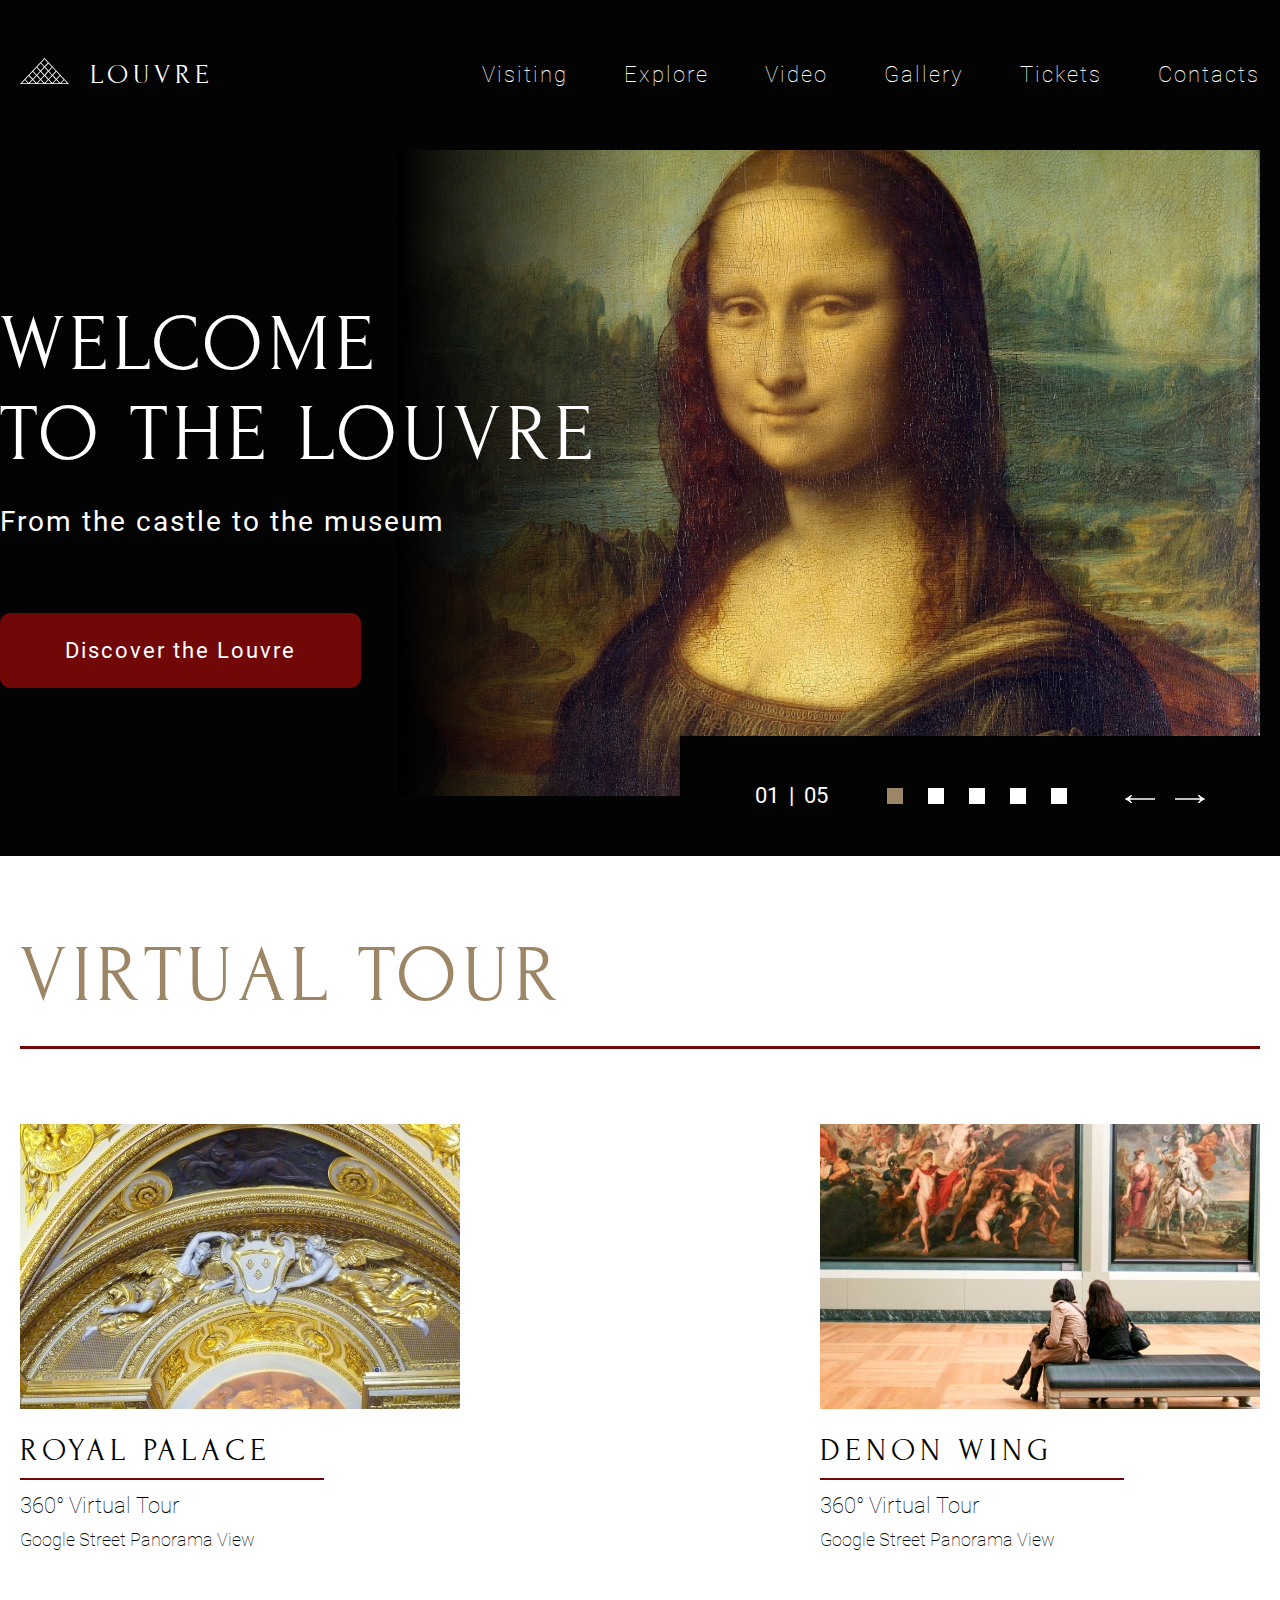
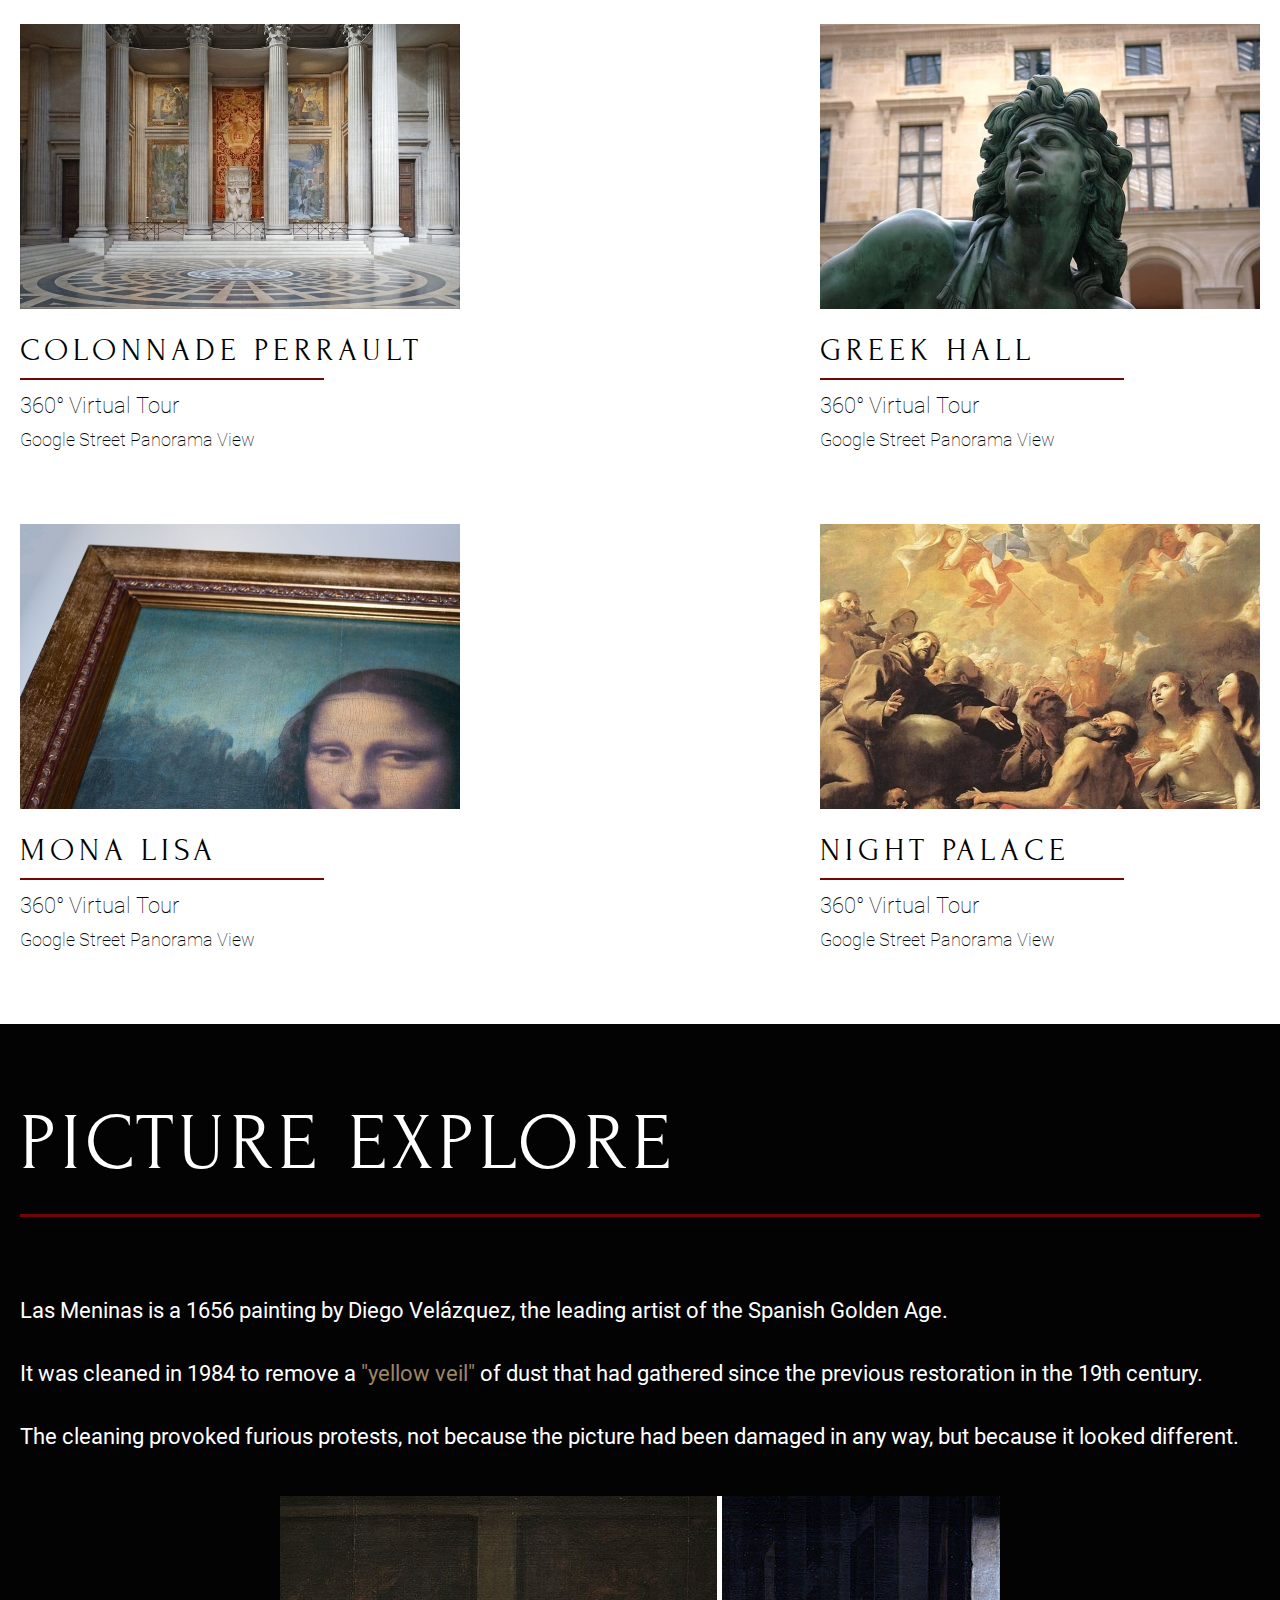
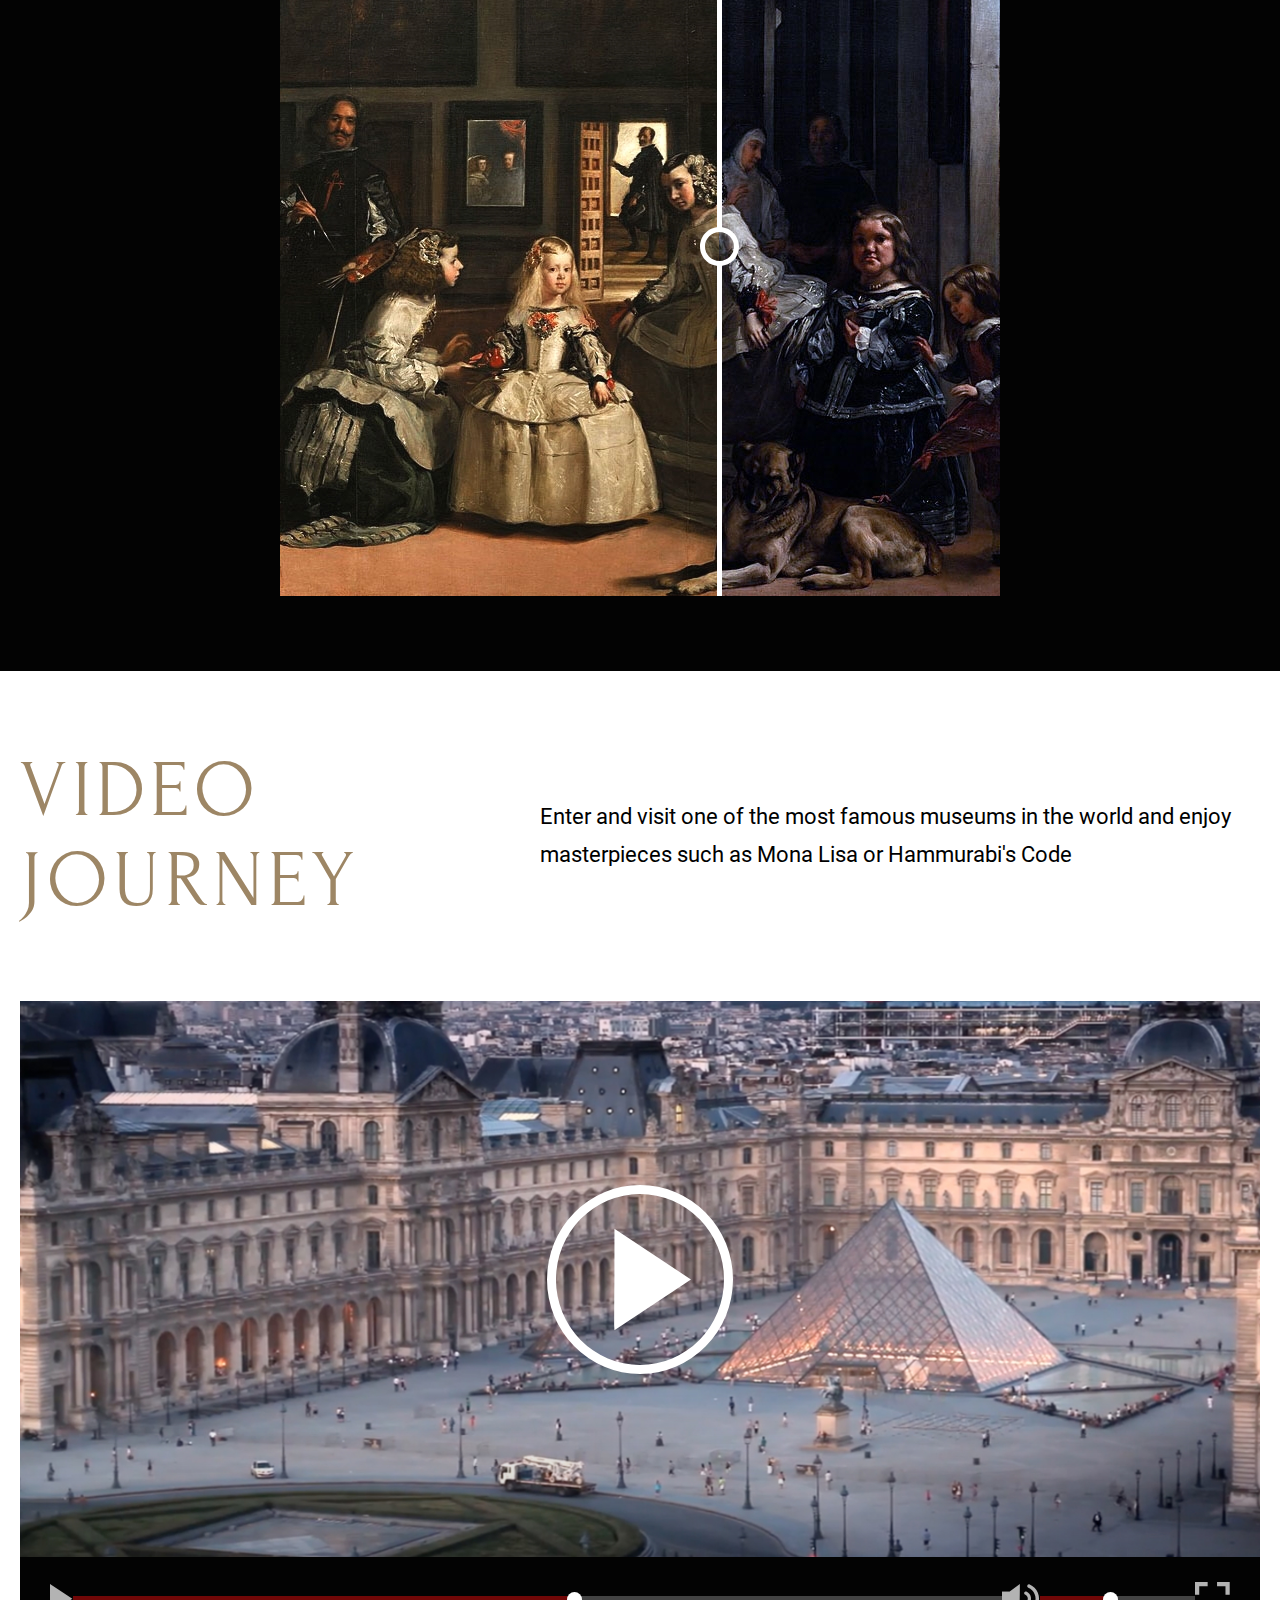
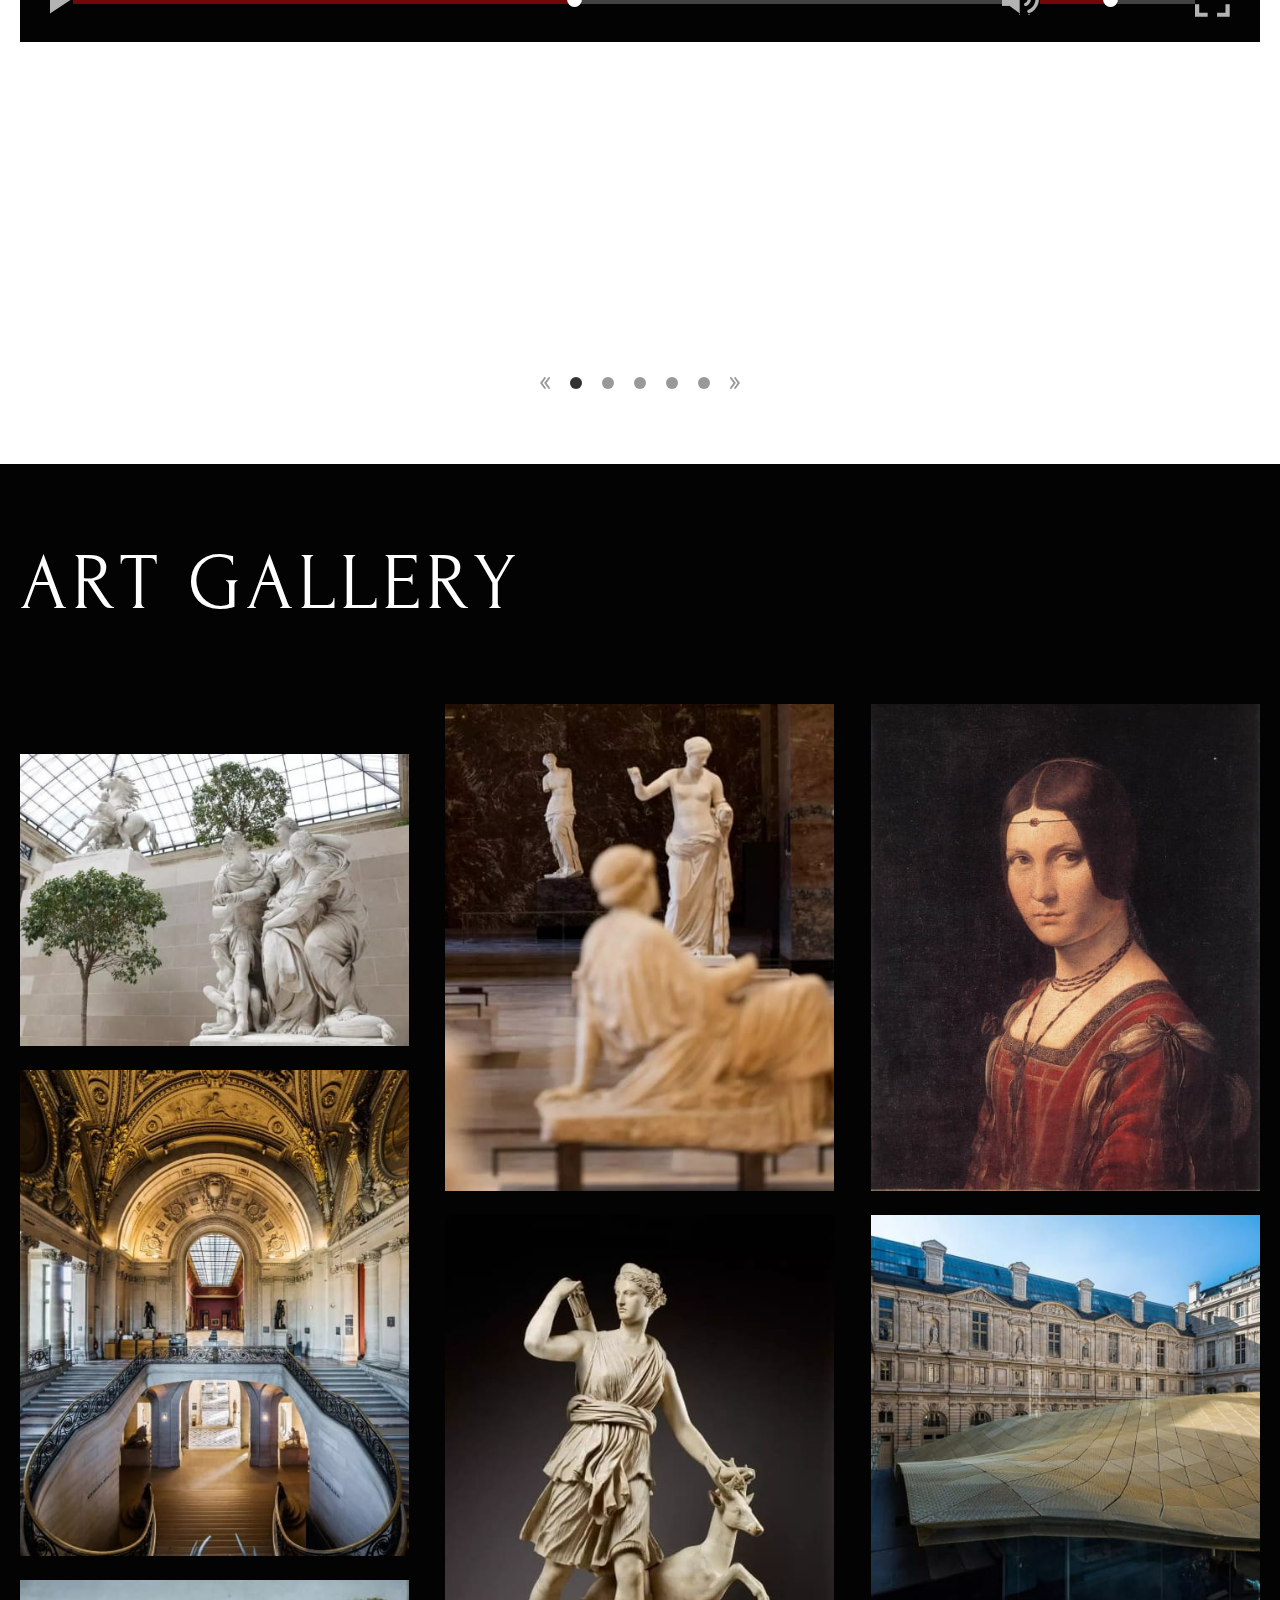
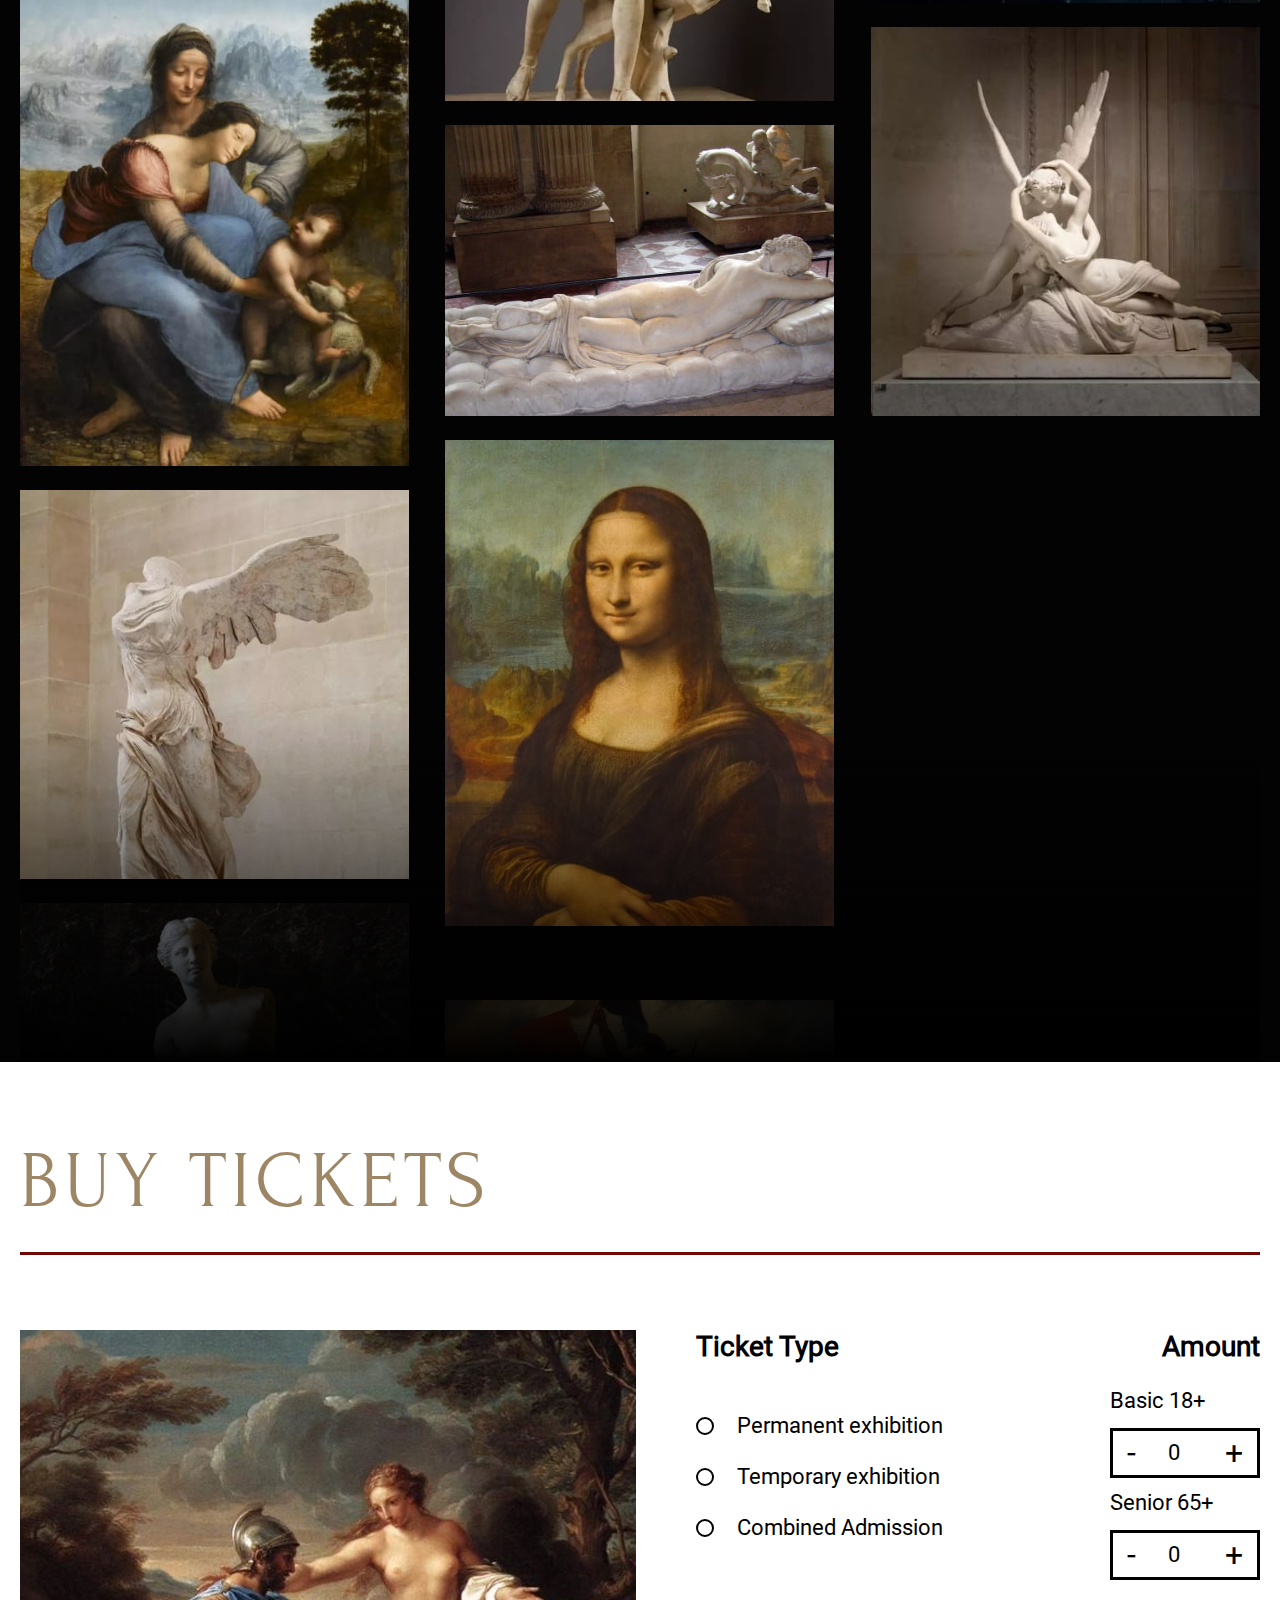
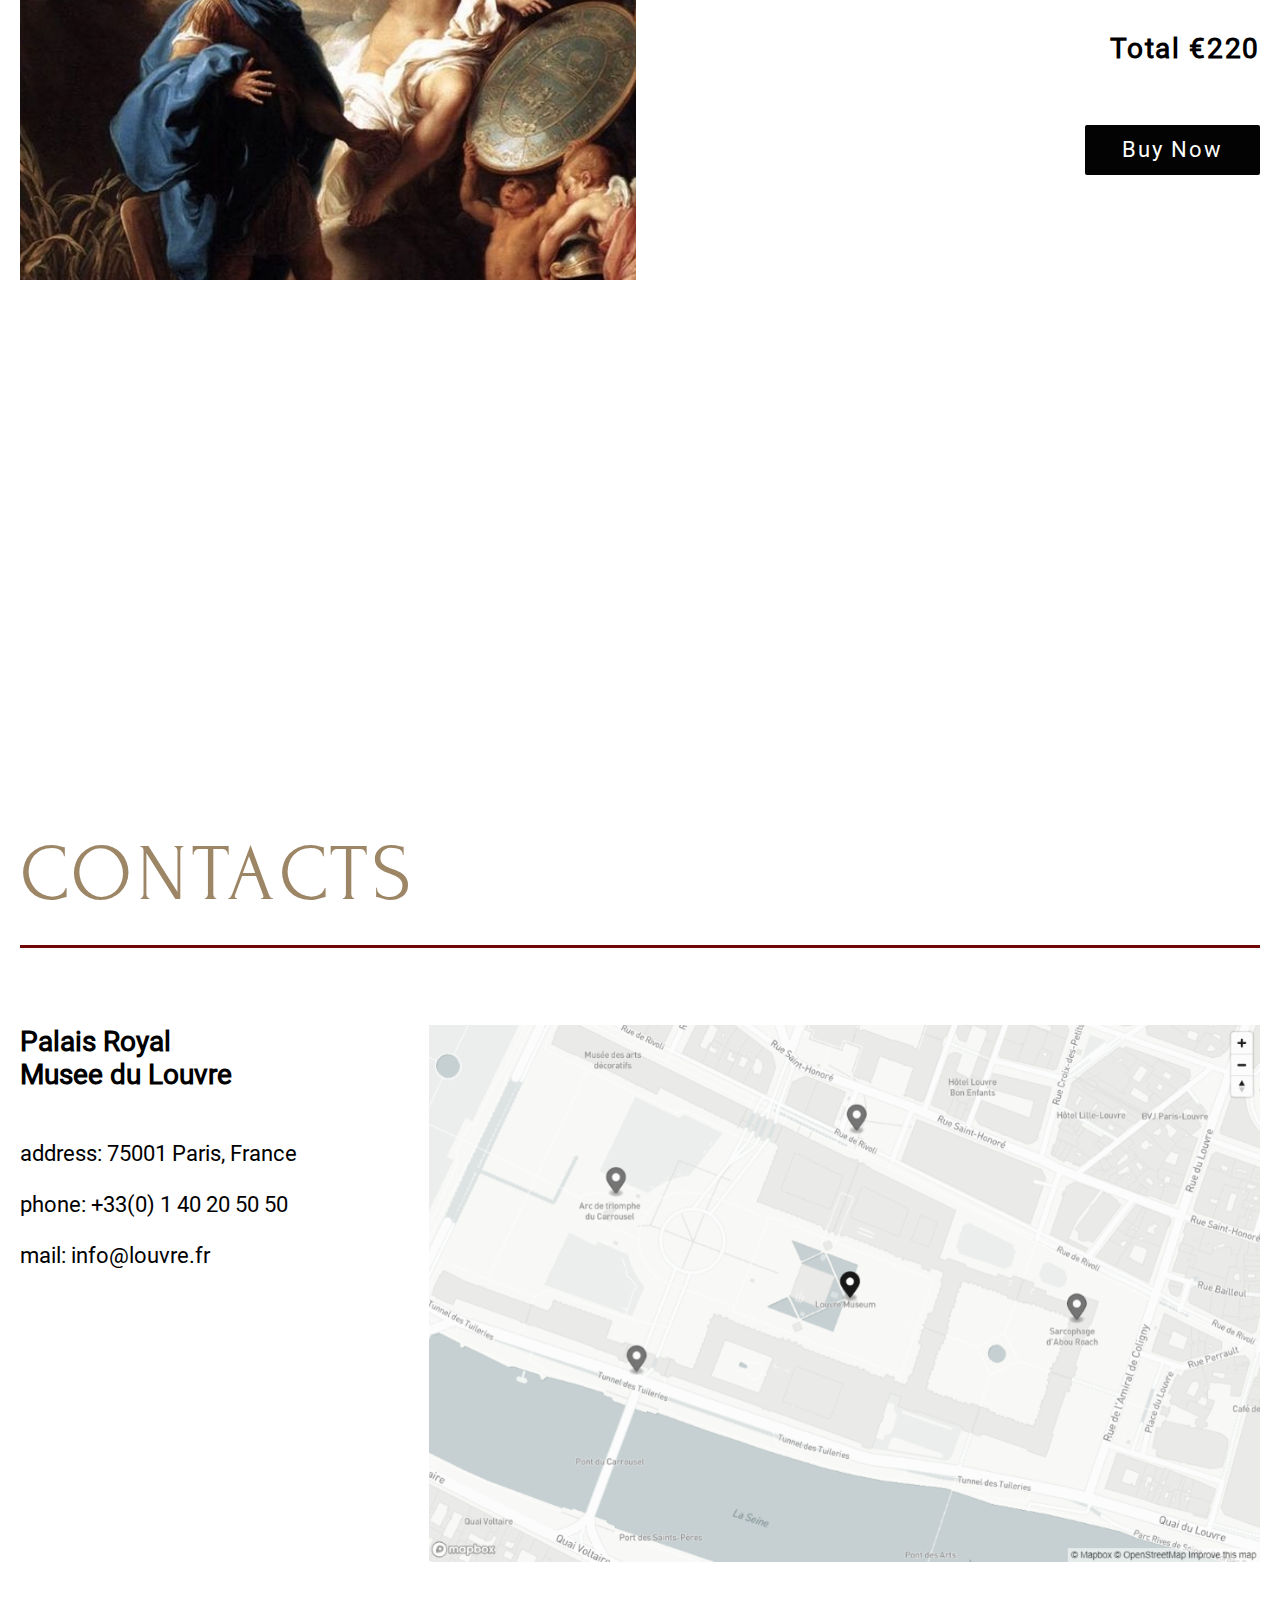
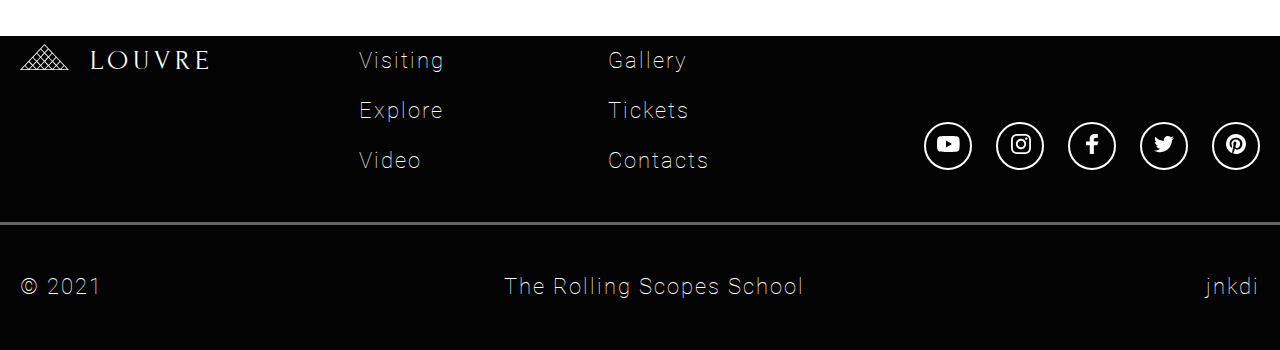
<file: museum/index.html>
<!DOCTYPE html>
<html lang="en">
<head>
    <meta charset="UTF-8">
    <meta http-equiv="X-UA-Compatible" content="IE=edge">
    <meta name="viewport" content="width=device-width, initial-scale=1.0">
    <link rel="stylesheet" href="style.css">
    <link rel="icon" href="./assets/svg/logo.svg" type="image/x-icon">
    <title>Museum</title>
</head>
<body>
    <header class="header">
        <div class="header-wrapper wrapper">
            <div class="logo">
                <a class="logo-text">louvre</a>
            </div>
            <button class="burger">
                <span></span><span></span><span></span>
            </button>
            <nav class="nav-panel">
                <ul class="header-nav">
                    <li class="nav-link"><a href="#visiting" >Visiting</a></li>
                    <li class="nav-link"><a href="#explore" >Explore</a></li>
                    <li class="nav-link"><a href="#video" >Video</a></li>
                    <li class="nav-link"><a href="#gallery" >Gallery</a></li>
                    <li class="nav-link"><a href="#tickets" >Tickets</a></li>
                    <li class="nav-link"><a href="#contacts" >Contacts</a></li>
                </ul>
                <div class="nav-images">
                    <div class="nav-img"></div>
                    <div class="nav-img"></div>
                    <div class="nav-img"></div>
                    <!-- <img src="./assets/img/headerImage1.jpg" alt="" class="nav-img">
                    <img src="./assets/img/headerImage2.jpg" alt="" class="nav-img">
                    <img src="./assets/img/headerImage3.jpg" alt="" class="nav-img"> -->
                </div>
                <nav class="socials">
                    <ul class="socials">
                        <li class="social-link"><a href="youtube.com"><svg width="24" height="24" viewBox="0 0 24 24" fill="none" xmlns="http://www.w3.org/2000/svg">
                            <path class="social-icon" d="M10.03 15.38V8.62L15.97 12L10.03 15.38ZM23.23 6.5C23.1026 6.01772 22.8508 5.57733 22.4998 5.22285C22.1488 4.86838 21.711 4.61222 21.23 4.48C19.46 4 12.35 4 12.35 4C12.35 4 5.25 4 3.48 4.48C2.99901 4.61222 2.56115 4.86838 2.21018 5.22285C1.85921 5.57733 1.60743 6.01772 1.48 6.5C1 8.28 1 12 1 12C1 12 1 15.72 1.47 17.5C1.5983 17.9835 1.85159 18.4247 2.20441 18.7793C2.55723 19.1338 2.99717 19.3893 3.48 19.52C5.25 20 12.36 20 12.36 20C12.36 20 19.46 20 21.23 19.52C21.711 19.3878 22.1488 19.1316 22.4998 18.7771C22.8508 18.4227 23.1026 17.9823 23.23 17.5C23.71 15.72 23.71 12 23.71 12C23.71 12 23.71 8.28 23.24 6.5H23.23Z" fill="white"/>
                            </svg>
                        </a>
                        </li>
                        <li class="social-link"><a href="instagram.com"><svg width="21" height="20" viewBox="0 0 21 20" fill="none" xmlns="http://www.w3.org/2000/svg">
                            <path class="social-icon" d="M12.02 0C13.82 0 14.2 0.0199999 15.12 0.0599999C16.18 0.11 16.91 0.28 17.54 0.53C18.2 0.78 18.76 1.13 19.31 1.68C19.87 2.23 20.21 2.79 20.47 3.45C20.72 4.08 20.88 4.81 20.93 5.88C20.98 6.83 20.99 7.2 20.99 9.2V10.8C20.99 12.8 20.98 13.17 20.93 14.12C20.9143 14.9468 20.7588 15.7651 20.47 16.54C20.21 17.2 19.87 17.76 19.32 18.31C18.76 18.87 18.2 19.21 17.54 19.47C16.91 19.72 16.18 19.88 15.12 19.93C14.17 19.98 13.79 19.99 11.79 19.99H10.2C8.20003 19.99 7.83003 19.98 6.87003 19.93C6.04321 19.9141 5.22502 19.7586 4.45003 19.47C3.78364 19.2195 3.17968 18.8271 2.68003 18.32C2.16784 17.8186 1.77186 17.211 1.52003 16.54C1.23165 15.765 1.07613 14.9468 1.06003 14.12C1.01101 13.0874 0.991 12.0537 1.00003 11.02V8.97C1.00003 7.17 1.02003 6.79 1.06003 5.87C1.11003 4.81 1.28003 4.08 1.52003 3.45C1.78003 2.79 2.12003 2.23 2.68003 1.68C3.17521 1.16743 3.78047 0.774176 4.45003 0.53C5.22448 0.238206 6.04266 0.079305 6.87003 0.0599999C7.79003 0.0199999 8.17003 0 9.97003 0H12.02ZM12.04 1.8H9.95003C8.22003 1.8 7.85003 1.82 6.95003 1.86C5.98003 1.9 5.45003 2.06 5.10003 2.2C4.63003 2.38 4.30003 2.6 3.95003 2.95C3.60003 3.3 3.38003 3.63 3.20003 4.1C3.07003 4.45 2.90003 4.98 2.86003 5.96C2.82003 6.86 2.80003 7.22 2.80003 8.96V11.04C2.80003 12.78 2.82003 13.14 2.86003 14.04C2.90003 15.01 3.06003 15.54 3.20003 15.89C3.38003 16.36 3.60003 16.69 3.95003 17.04C4.30003 17.39 4.63003 17.61 5.10003 17.79C5.45003 17.93 5.98003 18.09 6.96003 18.13C7.93003 18.18 8.28003 18.19 10.44 18.19H11.55C13.72 18.19 14.06 18.18 15.04 18.13C16.01 18.09 16.54 17.93 16.89 17.79C17.36 17.61 17.69 17.39 18.04 17.04C18.39 16.69 18.61 16.36 18.79 15.89C18.93 15.54 19.09 15.01 19.13 14.04C19.18 13.06 19.19 12.72 19.19 10.55V9.45C19.19 7.28 19.18 6.93 19.13 5.95C19.09 4.98 18.93 4.45 18.79 4.1C18.6291 3.66543 18.3728 3.27246 18.04 2.95C17.7178 2.61692 17.3248 2.3606 16.89 2.2C16.2969 1.98317 15.6715 1.86822 15.04 1.86C14.0408 1.81227 13.0404 1.79226 12.04 1.8ZM11 4.86C12.3619 4.86 13.668 5.40101 14.631 6.36401C15.594 7.32701 16.135 8.63311 16.135 9.995C16.135 11.3569 15.594 12.663 14.631 13.626C13.668 14.589 12.3619 15.13 11 15.13C9.63814 15.13 8.33204 14.589 7.36904 13.626C6.40604 12.663 5.86503 11.3569 5.86503 9.995C5.86503 8.63311 6.40604 7.32701 7.36904 6.36401C8.33204 5.40101 9.63814 4.86 11 4.86ZM11 6.66C10.1155 6.66 9.26726 7.01136 8.64183 7.6368C8.0164 8.26223 7.66503 9.1105 7.66503 9.995C7.66503 10.8795 8.0164 11.7278 8.64183 12.3532C9.26726 12.9786 10.1155 13.33 11 13.33C11.8845 13.33 12.7328 12.9786 13.3582 12.3532C13.9837 11.7278 14.335 10.8795 14.335 9.995C14.335 9.1105 13.9837 8.26223 13.3582 7.6368C12.7328 7.01136 11.8845 6.66 11 6.66ZM16.33 3.46C16.6483 3.46 16.9535 3.58643 17.1786 3.81147C17.4036 4.03652 17.53 4.34174 17.53 4.66C17.53 4.97826 17.4036 5.28348 17.1786 5.50853C16.9535 5.73357 16.6483 5.86 16.33 5.86C16.0118 5.86 15.7065 5.73357 15.4815 5.50853C15.2565 5.28348 15.13 4.97826 15.13 4.66C15.13 4.34174 15.2565 4.03652 15.4815 3.81147C15.7065 3.58643 16.0118 3.46 16.33 3.46Z" fill="white"/>
                            </svg>
                        </a>
                        </li>
                        <li class="social-link"><a href="facebook.com"><svg width="24" height="24" viewBox="0 0 24 24" fill="none" xmlns="http://www.w3.org/2000/svg">
                            <path class="social-icon" d="M9.78 22L9.75 13.25H6V9.5H9.75V7C9.75 3.63 11.84 2 14.85 2C16.29 2 17.53 2.1 17.89 2.15V5.68H15.8C14.17 5.68 13.85 6.46 13.85 7.6V9.5H18.5L17.25 13.25H13.85V22H9.78Z" fill="white"/>
                            </svg>
                        </a>
                        </li>
                        <li class="social-link"><a href="twitter.com"><svg width="24" height="24" viewBox="0 0 24 24" fill="none" xmlns="http://www.w3.org/2000/svg">
                            <path class="social-icon" d="M22 5.88C21.25 6.25 20.5 6.38 19.62 6.5C20.5 6 21.12 5.25 21.37 4.25C20.5606 4.73131 19.6743 5.06959 18.75 5.25C17.9485 4.46227 16.8737 4.01446 15.75 4C13.62 4 11.75 5.88 11.75 8.13C11.75 8.5 11.75 8.75 11.88 9C10.2422 8.93823 8.63643 8.52707 7.17046 7.79408C5.70448 7.0611 4.41212 6.02321 3.38 4.75C3.00812 5.39563 2.83425 6.13634 2.88 6.88C2.89162 7.55196 3.06825 8.21077 3.39434 8.79842C3.72043 9.38608 4.18597 9.88456 4.75 10.25C4.12 10.25 3.5 10 2.87 9.75C2.87 11.75 4.25 13.38 6.12 13.75C5.75 13.88 5.37 13.88 5 13.88C4.75 13.88 4.5 13.88 4.25 13.75C4.75 15.38 6.25 16.63 8.13 16.63C6.67779 17.7963 4.8622 18.4156 3 18.38H2C3.87496 19.5591 6.03554 20.2056 8.25 20.25C15.75 20.25 19.88 14 19.88 8.62V8.12C20.7387 7.53355 21.4617 6.76969 22 5.88Z" fill="white"/>
                            </svg>
                        </a>
                        </li>
                        <li class="social-link"><a href="pinterest.com"><svg width="24" height="24" viewBox="0 0 24 24" fill="none" xmlns="http://www.w3.org/2000/svg">
                            <path class="social-icon" d="M12 2C9.67546 2.00824 7.42643 2.82602 5.63952 4.31277C3.85262 5.79952 2.63948 7.86234 2.20866 10.1466C1.77785 12.4309 2.15627 14.7939 3.27888 16.8293C4.40149 18.8648 6.19815 20.4456 8.35998 21.3C8.25998 20.51 8.18998 19.3 8.38998 18.43L9.55998 13.46C9.55998 13.46 9.25998 12.86 9.25998 11.98C9.25998 10.59 10.07 9.56 11.08 9.56C11.93 9.56 12.35 10.2 12.35 10.96C12.35 11.82 11.8 13.1 11.51 14.29C11.27 15.29 12.01 16.1 13 16.1C14.78 16.1 16.14 14.23 16.14 11.53C16.14 9.13 14.42 7.47 11.96 7.47C11.3756 7.44433 10.792 7.53734 10.2446 7.74342C9.69709 7.94951 9.19705 8.26438 8.77463 8.66904C8.35221 9.07371 8.01616 9.55977 7.78678 10.0979C7.55739 10.636 7.43942 11.215 7.43998 11.8C7.43998 12.66 7.76998 13.58 8.17998 14.08C8.25998 14.18 8.26998 14.27 8.23998 14.37L7.95998 15.5C7.91998 15.68 7.80998 15.73 7.62998 15.64C6.36998 15.05 5.58998 13.24 5.58998 11.76C5.58998 8.61 7.88998 5.72 12.21 5.72C15.67 5.72 18.38 8.18 18.38 11.49C18.38 14.94 16.2 17.71 13.18 17.71C12.18 17.71 11.22 17.18 10.9 16.56L10.27 18.93C9.97485 19.8577 9.55787 20.7421 9.02998 21.56C10.4038 21.9816 11.8524 22.1021 13.277 21.9133C14.7016 21.7245 16.0687 21.2309 17.2854 20.4661C18.502 19.7014 19.5395 18.6833 20.3272 17.4814C21.115 16.2795 21.6344 14.9219 21.8501 13.5011C22.0658 12.0804 21.9728 10.6298 21.5774 9.24822C21.1819 7.86664 20.4934 6.58652 19.5586 5.49506C18.6238 4.40359 17.4648 3.52642 16.1604 2.9233C14.8561 2.32017 13.437 2.00525 12 2Z" fill="white"/>
                            </svg>
                        </a>
                        </li>
                    </ul>
                </nav>
            </nav>
        </div>
    </header>
    <main>
        <section class="welcome" id="#welcome">
            <div class="welcome-wrapper wrapper">
                <div class="info">
                    <h1 class="welcome-title title">Welcome <br>to the Louvre</h1>
                    <h2 class="welcome-subtitle">From the castle to the museum</h2>
                    <a href="./tours/tour0.html" target="_blank" class="welcome-button">Discover the Louvre</a>
                </div>
                <img src="./assets/img/welcomeBg.jpg" alt="Mona Lisa" class="welcome-img">
                <div class="slider-pagination">
                    <div class="output">
                        <span class="is">01</span>
                        <span class="from">05</span>
                    </div>
                    <div class="pagination">
                        <button class="square"></button>
                        <button class="square"></button>
                        <button class="square"></button>
                        <button class="square"></button>
                        <button class="square"></button>
                    </div>
                    <div class="arrows">
                        <img class="arrow arrow-left" src="./assets/svg/arrow-left.svg" alt="left arrow">
                        <img class="arrow arrow-right" src="./assets/svg/arrow-right.svg" alt="right arrow">
                    </div>
                </div>
            </div>
        </section>
        <section class="visiting" id="visiting">
            <div class="visiting-wrapper wrapper">
                <h2 class="visiting-title title underline-title">Virtual tour</h2>
                <div class="visiting-cards">
                    <a href="./tours/tour1.html" target="_blank" class="visiting-card">
                        <img src="./assets/img/tour1.jpg" alt="Royal palace" class="card-img">
                        <h3 class="card-title">Royal palace</h3>
                        <p class="card-description">360° Virtual Tour</p>
                        <p class="card-secondary">Google Street Panorama View</p>
                    </a>
                    <a href="./tours/tour2.html" target="_blank" class="visiting-card">
                        <img src="./assets/img/tour2.jpg" alt="Denon Wing" class="card-img">
                        <h3 class="card-title">Denon Wing</h3>
                        <p class="card-description">360° Virtual Tour</p>
                        <p class="card-secondary">Google Street Panorama View</p>
                    </a>
                    <a href="./tours/tour3.html" target="_blank" class="visiting-card">
                        <img src="./assets/img/tour3.jpg" alt="Colonnade Perrault" class="card-img">
                        <h3 class="card-title">Colonnade Perrault</h3>
                        <p class="card-description">360° Virtual Tour</p>
                        <p class="card-secondary">Google Street Panorama View</p>
                    </a>
                    <a href="./tours/tour4.html" target="_blank" class="visiting-card">
                        <img src="./assets/img/tour4.jpg" alt="Greek hall" class="card-img">
                        <h3 class="card-title">Greek hall</h3>
                        <p class="card-description">360° Virtual Tour</p>
                        <p class="card-secondary">Google Street Panorama View</p>
                    </a>
                    <a href="./tours/tour5.html" target="_blank" class="visiting-card">
                        <img src="./assets/img/tour5.jpg" alt="Mona Lisa" class="card-img">
                        <h3 class="card-title">Mona Lisa</h3>
                        <p class="card-description">360° Virtual Tour</p>
                        <p class="card-secondary">Google Street Panorama View</p>
                    </a>
                    <a href="./tours/tour6.html" target="_blank" class="visiting-card">
                        <img src="./assets/img/tour6.jpg" alt="Night Palace" class="card-img">
                        <h3 class="card-title">Night Palace</h3>
                        <p class="card-description">360° Virtual Tour</p>
                        <p class="card-secondary">Google Street Panorama View</p>
                    </a>
                </div>
            </div>
        </section>
        <section class="explore" id="explore">
            <div class="explore-wrapper wrapper">
                <div class="explore-description">
                    <h2 class="explore-title title underline-title">Picture explore</h2>
                    <p class="explore-subtitle">Las Meninas is a 1656 painting by Diego Velázquez, the leading artist of the Spanish Golden Age.</p>
                    <p class="explore-subtitle">It was cleaned in 1984 to remove a <span class="subtitle-main">"yellow veil"</span> of dust that had gathered since the previous restoration in the 19th century.</p>
                    <p class="explore-subtitle">The cleaning provoked furious protests, not because the picture had been damaged in any way, but because it looked different.</p>
                </div>
                <div class="explore-slider">
                    <div class="explore-img">
                        <img src="./assets/svg/divider.svg" alt="divider" class="divider">
                    </div>
                </div>
            </div>
        </section>
        <section class="video" id="video">
            <div class="video-wrapper wrapper">
                <div class="video-text">
                    <h2 class="video-title title">Video journey</h2>
                    <p class="video-description">Enter and visit one of the most famous museums in the world and enjoy masterpieces such as Mona Lisa or Hammurabi's Code</p>
                </div>
                <div class="video-block">
                    <div class="active-video">
                        <div class="video-main">
                            <div class="play-block">
                                <img class="play-button" src="./assets/svg/main-play.svg" alt="play">
                            </div>
                        </div>
                        <div class="controllers">
                            <button class="controller play-controller"></button>
                            <input type="range" value="54" min="0" max="100" step="1" class="controller time-controller" name="time">
                            <button class="controller volume-button"></button>
                            <input type="range" value="45" min="0" max="100" step="1" class="controller volume-controller" name="volume">
                            <button class="controller fullscreen-controller"></button>
                        </div>
                    </div>
                    <div class="video-slider">
                        <div class="slider-container">
                          <div class="slider-video">
                            <div class="slider-video-card">
                              <!-- <img class="video-card-img"src="//img.youtube.com/vi/aWmJ5DgyWPI/mqdefault.jpg" alt="" srcset=""> -->
                              <iframe class="card-video" src="https://www.youtube.com/embed/aWmJ5DgyWPI"></iframe>
                            </div>
                            <div class="slider-video-card">
                              <!-- <img class="video-card-img"src="//img.youtube.com/vi/dqT-UlYlg1s/mqdefault.jpg" alt="" srcset=""> -->
                              <iframe class="card-video" src="https://www.youtube.com/embed/Vi5D6FKhRmo"></iframe>
                            </div>
                            <div class="slider-video-card">
                              <!-- <img class="video-card-img"src="//img.youtube.com/vi/ln3mZ2AQVt0/mqdefault.jpg" alt="" srcset=""> -->
                              <iframe class="card-video" src="https://www.youtube.com/embed/NOhDysLnTvY"></iframe>
                            </div>
                            <div class="slider-video-card">
                                <!-- <img class="video-card-img"src="//img.youtube.com/vi/ln3mZ2AQVt0/mqdefault.jpg" alt="" srcset=""> -->
                                <iframe class="card-video" src="https://www.youtube.com/embed/2OR0OCr6uRE"></iframe>
                              </div>
                          </div>
                        </div>
                        <div class="switchers">
                          <img src="./assets/svg/stroke-left.svg" alt="left">
                          <div class="circle circle-active"></div>
                          <div class="circle"></div>
                          <div class="circle"></div>
                          <div class="circle"></div>
                          <div class="circle"></div>
                          <img src="./assets/svg/stroke-right.svg" alt="right">
                        </div>
                      </div>
                </div>
            </div>
        </section>
        <section class="gallery" id="gallery">
            <div class="gallery-wrapper wrapper">
                <h2 class="gallery-title title">Art gallery</h2>
                <div class="picture-container">
                    <div class="picture-inner-container">
                    </div>
                </div>
            </div>
        </section>
        <section class="tickets" id="tickets">
            <div class="tickets-wrapper wrapper">
                <h2 class="tickets-title title underline-title">Buy tickets</h2>
                <div class="tickets-main">
                    <div class="tickets-img-container"></div>
                    <div class="tickets-choose">
                        <div class="tickets-type">
                            <p class="tickets-subtitle">Ticket Type</p>
                            <input class="custom-radio" type="radio" name="ticket" id="permanent">
                            <label for="permanent">Permanent exhibition</label>
                            <input class="custom-radio" type="radio" name="ticket" id="temporary">
                            <label for="temporary">Temporary exhibition</label>
                            <input class="custom-radio" type="radio" name="ticket" id="combined">
                            <label for="combined">Combined Admission</label>
                        </div>
                        <div class="amount">
                            <p class="tickets-subtitle">Amount</p>
                            <p class="counter-title" >Basic 18+</p>
                            <div class="counter basic">
                                <button class="amount-counter basic-minus">-</button>
                                <input class="amount-counter basic-amount" type="number" name="1" value="0" max="20" min="0">
                                <button class="amount-counter basic-plus">+</button>
                            </div>
                            <p class="counter-title" >Senior 65+</p>
                            <div class="counter senior">
                                <button class="amount-counter senior-minus">-</button>
                                <input class="amount-counter senior-amount" type="number" name="1" value="0" max="20" min="0">
                                <button class="amount-counter senior-plus">+</button>
                            </div>
                            <p class="total">Total €220</p>
                            <button class="buy">Buy Now</button>
                        </div>
                    </div>
                </div>
            </div>
        </section>
        <div class="parallax"></div>
        <section class="contacts" id="contacts">
            <div class="contacts-wrapper wrapper">
                <h2 class="contacts-title title underline-title">Contacts</h2>
                <div class="contacts-main">
                    <div class="contacts-info">
                        <p class="contacts-subtitle">Palais Royal <br>Musee du Louvre</p>
                        <p class="contacts-text">address: 75001 Paris, France</p>
                        <p class="contacts-text"><a href="tel:+33(0)140205050"> phone: +33(0) 1 40 20 50 50</a></p>
                        <p class="contacts-text"><a href="mailto:info@louvre.fr">mail: info@louvre.fr</a></p>
                    </div>
                    <div class="map">
                        <img src="./assets/img/map.png" alt="map" class="map-img">
                    </div>
                </div>
            </div>
        </section>
    </main>
    <footer class="footer">
        <div class="footer-wrapper wrapper">
            <div class="footer-up">
                <div class="footer-left">
                    <div class="logo">
                        <a class="logo-text">louvre</a>
                    </div>
                    <nav>
                        <ul class="footer-nav">
                            <li class="nav-link"><a href="#visiting" class="nav-link">Visiting</a></li>
                            <li class="nav-link"><a href="#gallery" class="nav-link">Gallery</a></li>
                            <li class="nav-link"><a href="#explore" class="nav-link">Explore</a></li>
                            <li class="nav-link"><a href="#tickets" class="nav-link">Tickets</a></li>
                            <li class="nav-link"><a href="#video" class="nav-link">Video</a></li>
                            <li class="nav-link"><a href="#contacts" class="nav-link">Contacts</a></li>
                        </ul>
                    </nav>
                </div>
                <nav class="socials">
                    <ul class="socials">
                        <li class="social-link"><a href="youtube.com"><svg width="24" height="24" viewBox="0 0 24 24" fill="none" xmlns="http://www.w3.org/2000/svg">
                            <path class="social-icon" d="M10.03 15.38V8.62L15.97 12L10.03 15.38ZM23.23 6.5C23.1026 6.01772 22.8508 5.57733 22.4998 5.22285C22.1488 4.86838 21.711 4.61222 21.23 4.48C19.46 4 12.35 4 12.35 4C12.35 4 5.25 4 3.48 4.48C2.99901 4.61222 2.56115 4.86838 2.21018 5.22285C1.85921 5.57733 1.60743 6.01772 1.48 6.5C1 8.28 1 12 1 12C1 12 1 15.72 1.47 17.5C1.5983 17.9835 1.85159 18.4247 2.20441 18.7793C2.55723 19.1338 2.99717 19.3893 3.48 19.52C5.25 20 12.36 20 12.36 20C12.36 20 19.46 20 21.23 19.52C21.711 19.3878 22.1488 19.1316 22.4998 18.7771C22.8508 18.4227 23.1026 17.9823 23.23 17.5C23.71 15.72 23.71 12 23.71 12C23.71 12 23.71 8.28 23.24 6.5H23.23Z" fill="white"/>
                            </svg>
                        </a>
                        </li>
                        <li class="social-link"><a href="instagram.com"><svg width="21" height="20" viewBox="0 0 21 20" fill="none" xmlns="http://www.w3.org/2000/svg">
                            <path class="social-icon" d="M12.02 0C13.82 0 14.2 0.0199999 15.12 0.0599999C16.18 0.11 16.91 0.28 17.54 0.53C18.2 0.78 18.76 1.13 19.31 1.68C19.87 2.23 20.21 2.79 20.47 3.45C20.72 4.08 20.88 4.81 20.93 5.88C20.98 6.83 20.99 7.2 20.99 9.2V10.8C20.99 12.8 20.98 13.17 20.93 14.12C20.9143 14.9468 20.7588 15.7651 20.47 16.54C20.21 17.2 19.87 17.76 19.32 18.31C18.76 18.87 18.2 19.21 17.54 19.47C16.91 19.72 16.18 19.88 15.12 19.93C14.17 19.98 13.79 19.99 11.79 19.99H10.2C8.20003 19.99 7.83003 19.98 6.87003 19.93C6.04321 19.9141 5.22502 19.7586 4.45003 19.47C3.78364 19.2195 3.17968 18.8271 2.68003 18.32C2.16784 17.8186 1.77186 17.211 1.52003 16.54C1.23165 15.765 1.07613 14.9468 1.06003 14.12C1.01101 13.0874 0.991 12.0537 1.00003 11.02V8.97C1.00003 7.17 1.02003 6.79 1.06003 5.87C1.11003 4.81 1.28003 4.08 1.52003 3.45C1.78003 2.79 2.12003 2.23 2.68003 1.68C3.17521 1.16743 3.78047 0.774176 4.45003 0.53C5.22448 0.238206 6.04266 0.079305 6.87003 0.0599999C7.79003 0.0199999 8.17003 0 9.97003 0H12.02ZM12.04 1.8H9.95003C8.22003 1.8 7.85003 1.82 6.95003 1.86C5.98003 1.9 5.45003 2.06 5.10003 2.2C4.63003 2.38 4.30003 2.6 3.95003 2.95C3.60003 3.3 3.38003 3.63 3.20003 4.1C3.07003 4.45 2.90003 4.98 2.86003 5.96C2.82003 6.86 2.80003 7.22 2.80003 8.96V11.04C2.80003 12.78 2.82003 13.14 2.86003 14.04C2.90003 15.01 3.06003 15.54 3.20003 15.89C3.38003 16.36 3.60003 16.69 3.95003 17.04C4.30003 17.39 4.63003 17.61 5.10003 17.79C5.45003 17.93 5.98003 18.09 6.96003 18.13C7.93003 18.18 8.28003 18.19 10.44 18.19H11.55C13.72 18.19 14.06 18.18 15.04 18.13C16.01 18.09 16.54 17.93 16.89 17.79C17.36 17.61 17.69 17.39 18.04 17.04C18.39 16.69 18.61 16.36 18.79 15.89C18.93 15.54 19.09 15.01 19.13 14.04C19.18 13.06 19.19 12.72 19.19 10.55V9.45C19.19 7.28 19.18 6.93 19.13 5.95C19.09 4.98 18.93 4.45 18.79 4.1C18.6291 3.66543 18.3728 3.27246 18.04 2.95C17.7178 2.61692 17.3248 2.3606 16.89 2.2C16.2969 1.98317 15.6715 1.86822 15.04 1.86C14.0408 1.81227 13.0404 1.79226 12.04 1.8ZM11 4.86C12.3619 4.86 13.668 5.40101 14.631 6.36401C15.594 7.32701 16.135 8.63311 16.135 9.995C16.135 11.3569 15.594 12.663 14.631 13.626C13.668 14.589 12.3619 15.13 11 15.13C9.63814 15.13 8.33204 14.589 7.36904 13.626C6.40604 12.663 5.86503 11.3569 5.86503 9.995C5.86503 8.63311 6.40604 7.32701 7.36904 6.36401C8.33204 5.40101 9.63814 4.86 11 4.86ZM11 6.66C10.1155 6.66 9.26726 7.01136 8.64183 7.6368C8.0164 8.26223 7.66503 9.1105 7.66503 9.995C7.66503 10.8795 8.0164 11.7278 8.64183 12.3532C9.26726 12.9786 10.1155 13.33 11 13.33C11.8845 13.33 12.7328 12.9786 13.3582 12.3532C13.9837 11.7278 14.335 10.8795 14.335 9.995C14.335 9.1105 13.9837 8.26223 13.3582 7.6368C12.7328 7.01136 11.8845 6.66 11 6.66ZM16.33 3.46C16.6483 3.46 16.9535 3.58643 17.1786 3.81147C17.4036 4.03652 17.53 4.34174 17.53 4.66C17.53 4.97826 17.4036 5.28348 17.1786 5.50853C16.9535 5.73357 16.6483 5.86 16.33 5.86C16.0118 5.86 15.7065 5.73357 15.4815 5.50853C15.2565 5.28348 15.13 4.97826 15.13 4.66C15.13 4.34174 15.2565 4.03652 15.4815 3.81147C15.7065 3.58643 16.0118 3.46 16.33 3.46Z" fill="white"/>
                            </svg>
                        </a>
                        </li>
                        <li class="social-link"><a href="facebook.com"><svg width="24" height="24" viewBox="0 0 24 24" fill="none" xmlns="http://www.w3.org/2000/svg">
                            <path class="social-icon" d="M9.78 22L9.75 13.25H6V9.5H9.75V7C9.75 3.63 11.84 2 14.85 2C16.29 2 17.53 2.1 17.89 2.15V5.68H15.8C14.17 5.68 13.85 6.46 13.85 7.6V9.5H18.5L17.25 13.25H13.85V22H9.78Z" fill="white"/>
                            </svg>
                        </a>
                        </li>
                        <li class="social-link"><a href="twitter.com"><svg width="24" height="24" viewBox="0 0 24 24" fill="none" xmlns="http://www.w3.org/2000/svg">
                            <path class="social-icon" d="M22 5.88C21.25 6.25 20.5 6.38 19.62 6.5C20.5 6 21.12 5.25 21.37 4.25C20.5606 4.73131 19.6743 5.06959 18.75 5.25C17.9485 4.46227 16.8737 4.01446 15.75 4C13.62 4 11.75 5.88 11.75 8.13C11.75 8.5 11.75 8.75 11.88 9C10.2422 8.93823 8.63643 8.52707 7.17046 7.79408C5.70448 7.0611 4.41212 6.02321 3.38 4.75C3.00812 5.39563 2.83425 6.13634 2.88 6.88C2.89162 7.55196 3.06825 8.21077 3.39434 8.79842C3.72043 9.38608 4.18597 9.88456 4.75 10.25C4.12 10.25 3.5 10 2.87 9.75C2.87 11.75 4.25 13.38 6.12 13.75C5.75 13.88 5.37 13.88 5 13.88C4.75 13.88 4.5 13.88 4.25 13.75C4.75 15.38 6.25 16.63 8.13 16.63C6.67779 17.7963 4.8622 18.4156 3 18.38H2C3.87496 19.5591 6.03554 20.2056 8.25 20.25C15.75 20.25 19.88 14 19.88 8.62V8.12C20.7387 7.53355 21.4617 6.76969 22 5.88Z" fill="white"/>
                            </svg>
                        </a>
                        </li>
                        <li class="social-link"><a href="pinterest.com"><svg width="24" height="24" viewBox="0 0 24 24" fill="none" xmlns="http://www.w3.org/2000/svg">
                            <path class="social-icon" d="M12 2C9.67546 2.00824 7.42643 2.82602 5.63952 4.31277C3.85262 5.79952 2.63948 7.86234 2.20866 10.1466C1.77785 12.4309 2.15627 14.7939 3.27888 16.8293C4.40149 18.8648 6.19815 20.4456 8.35998 21.3C8.25998 20.51 8.18998 19.3 8.38998 18.43L9.55998 13.46C9.55998 13.46 9.25998 12.86 9.25998 11.98C9.25998 10.59 10.07 9.56 11.08 9.56C11.93 9.56 12.35 10.2 12.35 10.96C12.35 11.82 11.8 13.1 11.51 14.29C11.27 15.29 12.01 16.1 13 16.1C14.78 16.1 16.14 14.23 16.14 11.53C16.14 9.13 14.42 7.47 11.96 7.47C11.3756 7.44433 10.792 7.53734 10.2446 7.74342C9.69709 7.94951 9.19705 8.26438 8.77463 8.66904C8.35221 9.07371 8.01616 9.55977 7.78678 10.0979C7.55739 10.636 7.43942 11.215 7.43998 11.8C7.43998 12.66 7.76998 13.58 8.17998 14.08C8.25998 14.18 8.26998 14.27 8.23998 14.37L7.95998 15.5C7.91998 15.68 7.80998 15.73 7.62998 15.64C6.36998 15.05 5.58998 13.24 5.58998 11.76C5.58998 8.61 7.88998 5.72 12.21 5.72C15.67 5.72 18.38 8.18 18.38 11.49C18.38 14.94 16.2 17.71 13.18 17.71C12.18 17.71 11.22 17.18 10.9 16.56L10.27 18.93C9.97485 19.8577 9.55787 20.7421 9.02998 21.56C10.4038 21.9816 11.8524 22.1021 13.277 21.9133C14.7016 21.7245 16.0687 21.2309 17.2854 20.4661C18.502 19.7014 19.5395 18.6833 20.3272 17.4814C21.115 16.2795 21.6344 14.9219 21.8501 13.5011C22.0658 12.0804 21.9728 10.6298 21.5774 9.24822C21.1819 7.86664 20.4934 6.58652 19.5586 5.49506C18.6238 4.40359 17.4648 3.52642 16.1604 2.9233C14.8561 2.32017 13.437 2.00525 12 2Z" fill="white"/>
                            </svg>
                        </a>
                        </li>
                    </ul>
                </nav>
            </div>
            <div class="footer-down">
                <p class="year">© 2021</p>
                <a href="https://rs.school/js/" class="school">The Rolling Scopes School</a>
                <a href="https://github.com/jnkdi" class="git">jnkdi</a>
            </div>
        </div>
    </footer>
<script src="./js/video.js"></script>
<script src="./js/galery.js"></script>
<script src="./js/tickets.js"></script>
<script src="./js/header.js"></script>
</body>
</html>
</file>
<file: museum/style.css>
@font-face {
    font-family: Roboto;
    src: url("assets/fonts/Roboto.ttf");
    font-weight: 300;
   }

@font-face {
    font-family: Roboto;
    src: url("assets/fonts/RobotoThin.ttf");
    font-weight: 100;
  }

@font-face {
    font-family: Forum;
    src: url("assets/fonts/Forum.ttf");
   }

:root {
    --bg-dark: #030303;
    --bg-light: #ffffff; 
    --dark-red: #710707;
    --font-gold: #9d8665;
    --dark-text: #000000;
    --light-text: #ffffff;
    --font1: 80px;
    --font2: 32px;
    --font3: 22px;
    --font4: 28px;
    --font5: 30px;
    --header-height: 130px;
}

* {
    box-sizing: border-box;
    padding: 0;
    margin: 0;
    /* border: #1B1B1B solid 1px; */
}

html {
    scroll-behavior: smooth;
}

a {
    text-decoration: none;
}

li {
    list-style: none;
}

.header {
    background-color: var(--bg-dark);
    color: #FFFFFF;
}

.wrapper {
    max-width: 1440px;
    margin: 0 auto;
    padding-top: 75px;
}

.header-wrapper {
    display: flex;
    justify-content: space-between;
    align-items: center;
    max-width: 1440px;
    margin: 0 auto;
    padding: 25px 0;
    height: 150px;
}

.header a {
    color: #FFFFFF;
}

.logo {
    display: flex;
    align-items: center;
    font-family: 'Forum';
    font-size: var(--font4);
    line-height: 50px;
    text-transform: uppercase;
    letter-spacing: 5px;
    padding-left: 70px;
    background-image: url(./assets/svg/logo.svg);
    background-repeat: no-repeat;
    background-position: 0 center;
}

.logo-text:hover {
    color: var(--font-gold)
}

.burger {
    display: none;
}

.header-nav {
    display: flex;
}

.nav-link {
    padding-right: 56px;
    font-family: 'Roboto';
    font-size: var(--font3);
    font-weight: 100;
    line-height: 50px;
    letter-spacing: 2px;
}

.nav-link a:hover {
    color: var(--font-gold)
}

.nav-link:last-of-type{
    padding: 0;
}

.nav-images {
    display: none;
}

.header .socials {
    display: none;
}

.welcome {
    background-color: var(--bg-dark);
    color: #FFFFFF;
}

div.welcome-wrapper {
    display: flex;
    position: relative;
    max-width: 1440px;
    margin: 0 auto;
    padding-top: 0px;
    justify-content: end;
    padding-bottom: 60px;
}

.info {
    position: absolute;
    left: 0;
    top: 150px;
    z-index: 2;
    opacity: 1;
    transition: 0.5s;
    max-width: 600px;
}

.welcome-img {
    width: 69.5%;
}

.welcome-title {
    margin-bottom: 25px;
}

.welcome-subtitle {
    font-family: 'Roboto';
    font-weight: 300;
    font-size: var(--font4);
    line-height: 33px;
    letter-spacing: 2px;
    margin-bottom: 100px;
}


.welcome-button {
    font-family: 'Roboto';
    font-weight: 300;
    font-size: var(--font3);
    line-height: 25px;
    letter-spacing: 2px;
    color: #FFFFFF;
    background-color: var(--dark-red);
    outline: none;
	border: none;  
    border-radius: 10px;
    padding: 25px 65px;
    margin-bottom: 270px;
}

.welcome-button:hover {
    cursor: pointer;
    background-color: var(--font-gold);
    transition: 0.5s;
}

.welcome-button a {
    color: #FFFFFF;
    padding: 25px 70px;
}

.slider-pagination {
    position: absolute;
    bottom: 0;
    right: 0;
    display: flex;
    justify-content: space-between;
    align-items: center;
    width: 600px;
    padding: 40px 75px;
    background-color: var(--bg-dark);
    font-family: 'Roboto';
    font-size: 22px;
    line-height: 40px;
}

.is::after {
    content: "|";
    margin: 0 5px 0 10px;
}

.pagination {
    display: flex;
}

.square {
    width: 16px;
    height: 16px;
    background-color: #fff;
    margin-right: 25px;
    border: none;
}

.square:hover {
    cursor: pointer;
    background-color: var(--font-gold);
}

.square:first-of-type {
    background-color: var(--font-gold);
}

.square:last-of-type {
    margin: 0;
}

.arrow:hover {
    cursor: pointer;
}

.arrow-left {
    margin-right: 15px;
}

.visiting {
    background-color: var(--bg-light);
}

div.visiting-wrapper {
    padding-top: 75px;
}

.title {
    text-transform: uppercase;
    font-family: 'Forum';
    font-weight: 400;
    font-size: var(--font1);
    line-height: 90px;
    letter-spacing: 5px;
}

.underline-title::after {
    content: '';
    background-color: var(--dark-red);
    width: 100%;
    height: 3px;
    position: absolute;
    left: 0;
    top: 115px;
}

.visiting-title {
    color: var(--font-gold);
    margin-bottom: 103px;
    position: relative;
}

.visiting-cards {
    display: flex;
    flex-wrap: wrap;
    justify-content: space-between;
}

.visiting-card {
    max-width: 440px;
    margin-bottom: 74px;
    color: var(--dark-text);
}

.visiting-card:hover .card-title::after {
    transition: all 0.7s;
    width: 100%;
}

.card-img {
    margin-bottom: 20px;
}

.card-title {
    font-family: 'Forum';
    font-weight: 400;
    font-size: var(--font2);
    line-height: 35px;
    letter-spacing: 5px;
    text-transform: uppercase;
    margin-bottom: 25px;
    position: relative;
}

.card-title::after {
    content: '';
    background-color: var(--dark-red);
    width: 69%;
    height: 2px;
    position: absolute;
    left: 0;
    top: 45px;
    transition: all 0.7s;
}

.card-description {
    font-family: 'Roboto';
    font-weight: 100;
    font-size: var(--font3 );
    line-height: 26px;
    margin-bottom: 10px;
}

.card-secondary {
    font-family: 'Roboto';
    font-weight: 100;
    font-size: 18px;
    line-height: 21px;
}

.explore {
    background-color: var(--bg-dark);
    color: var(--light-text);
}

div.explore-wrapper {
    display: flex;
    justify-content: space-between;
    padding-top: 75px;
}

.explore-description {
    max-width: 665px;
}

.explore-title {
    margin-bottom: 103px;
    position: relative;
}

.explore-subtitle {
    font-family: 'Roboto';
    font-weight: 300;
    font-size: var(--font3);
    line-height: 38px;
    margin-bottom: 25px;
}

.subtitle-main {
    color: var(--font-gold);
}

.explore-slider {
    position: relative;
    width: 720px;
    height: 700px;
    margin-top: 15px;
    margin-bottom: 75px;
    background-image: url(./assets/img/exploreOld.jpg);
    background-size:cover;
    background-repeat: no-repeat;
}

.explore-img {
    width: 61%;
    height: 100%;
    background-image: url(./assets/img/exploreImg.jpg);
}

.divider {
    position: absolute;
    top: 0;
    left: 58.4%;
    cursor: pointer;
}

.divider:hover {
    transition: 0.4s;
    filter: invert(57%) sepia(8%) saturate(1296%) hue-rotate(356deg) brightness(93%) contrast(89%);
}

.video {
    background-color: var(--bg-light);
}

div.video-wrapper {
    padding-top: 75px;
    padding-bottom: 75px;
}

.active-video {
    margin-bottom: 40px;
}

.video-main {
    display: flex;
    justify-content: center;
    align-items: center;
    aspect-ratio: 2.23;
    width: 100%;
    background-image: url(./assets/img/video.jpg);
    background-repeat: no-repeat;
    background-size: cover;
    background-position-x: center;
}

.play-button {
    width: 54%;
}

.play-block {
    display: flex;
    justify-content: center;
    align-items: center;
    padding-left: 2%;
    width: 15%;
    height: 34%;
    border: solid 9px #ffffff;
    border-radius: 50%;
}

.play-block:hover {
    transform: scale(0.9);
    transition: 0.7s;
    cursor: pointer;
}

.controllers {
    display: flex;
    justify-content: space-between;
    align-items: center;
    width: 100%;
    height: 85px;
    background-color: var(--bg-dark);
    padding: 0 30px;
}

.controller {
    background-color: Transparent;
    cursor:pointer;
    border: none;
    outline:none;
}

.controller:hover {
    /* transform: scale(1.05);
    transition: 0.2s; */
}

.play-controller {
    background-repeat: no-repeat;
    background-color: transparent;
    width: 23px;
    height: 31px;
    background-image: url(./assets/svg/play-icon.svg);
    background-size: 100%;
}

.time-controller{
    width: 930px;
    border-radius: 0px;
    height: 8px;
    cursor: pointer; 
    background: linear-gradient(to right, var(--dark-red) 0%, var(--dark-red) 54%, #434343 54%, #434343 100%); 
    -webkit-appearance: none;
}

.time-controller::-webkit-slider-thumb {
    width: 15px;
    height: 15px;
    border-radius: 50%;
    -webkit-appearance: none;
    cursor: ew-resize;
    background: #ffffff;
}

.volume-button {
    background: transparent;
    width: 38px;
    height: 31px;
    background-image: url(./assets/svg/volume-icon.svg);
    background-size: 100%;
}

.volume-controller{
    width: 155px;
    border-radius: 0px;
    height: 8px;
    cursor: pointer; 
    background: linear-gradient(to right, var(--dark-red) 0%, var(--dark-red) 45%, #434343 45%, #434343 100%); 
    -webkit-appearance: none;
}

.volume-controller::-webkit-slider-thumb {
    width: 15px;
    height: 15px;
    border-radius: 50%;
    -webkit-appearance: none;
    cursor: ew-resize;
    background: #ffffff;
}

.fullscreen-controller {
    background: transparent;
    width: 35px;
    height: 35px;
    background-image: url(./assets/svg/fullscreen-icon.svg);
    background-size: 100%;
}

.video-text {
    display: flex;
    justify-content: space-between;
    align-items: center;
    margin-bottom: 75px;
}

.video-title {
    color: var(--font-gold)
}

.video-description {
    max-width: 720px;
    font-family: 'Roboto';
    font-weight: 300;
    font-size: var(--font3);
    line-height: 38px;
}

.video-slider {
    display: flex;
    flex-direction: column;
    align-items: center;
}
  
.slider-container {
    position: relative;
    height: 255px;
    width: 100%;
    overflow: hidden;
    margin-bottom: 40px;
}
  
.slider-video {
    position: absolute;
    top: 0;
    left: 0;
    display: flex;
    justify-content: space-between;
    width: calc(134% + 42px);
}
  
.slider-video-card {
    position: relative;
    width: 25%;
    aspect-ratio: 1.8;
    margin-right: 42px;
}
  
.card-video {
    width: 100%;
    height: 100%;
    position: relative;
    object-fit: cover;
    border: none;
}
  
/* .video-card-img {
    position: absolute;
    width: 100%;
    height: 100%;
    object-fit: cover;
    border: none;
    border-radius: 5px;
} */
  
.switchers {
    display: flex;
    justify-content: space-between;
    align-items: center;
    align-content: center;
    width: 200px;
    height: 12px;
}
  
.circle {
    height: 12px;
    width: 12px;
    border-radius: 50%;
    background-color: #999999;
    padding-right: 5px;
    cursor: pointer;
}
  
.circle-active {
    border-radius: 50%;
    background-color: #333333 ;
}
  
.circle:hover {
    border-radius: 50%;
    background-color: #333333 ;
}

.gallery {
    background-color: var(--bg-dark);
    color: var(--light-text);
}

div.gallery-wrapper {
    padding-top: 75px;
}

.gallery-title {
    position: relative;
    margin-bottom: 75px;
}

.picture-container {
    position: relative;
    height: 1958px;
    overflow-y: hidden;
}

.picture-container::after {
    content: '';
    position: absolute;
    bottom: 0;
    width: 100%;
    height: 360px;
    background: linear-gradient(180deg, rgba(0, 0, 0, 0) 0%, #000000 100%);
}

.picture-inner-container {
    display: flex;
    flex-direction: column;
    flex-wrap: wrap;
    gap: 24px 36px;
    height: 3000px;
}

.gallery-img {
    max-width: calc(33.3% - 24px);
}

.gallery-img:nth-child(1) {
    margin-top: 50px;
}

.gallery-img:nth-child(11) {
    margin-top: 50px;
}

.tickets {
    background-color: var(--bg-light);
    color: var(--dark-text);
}

div.tickets-wrapper {
    padding-top: 75px;
}

.tickets-title {
    position: relative;
    margin-bottom: 103px;
    color: var(--font-gold);
}

.tickets-main {
    display: flex;
    justify-content: space-between;
}

.tickets-img-container {
    background-image: url(./assets/img/tickets-img.jpg);
    background-repeat: no-repeat;
    background-position: center;
    width: 720px;
    height: 550px;
    margin-bottom: 75px;
    margin-right: 60px;
}

.tickets-choose {
    display: flex;
    justify-content: space-between;
}

.tickets-type {
    max-width: 485px;
}

.tickets-subtitle {
    font-family: 'Roboto';
    font-weight: 700;
    font-size: 28px;
    line-height: 33px;
    margin-bottom: 50px;
}

.custom-radio {
    position: absolute;
    z-index: -1;
    opacity: 0;
}

.custom-radio+label {
    position: relative;
    display: inline-flex;
    align-items: center;
    user-select: none;
    font-family: 'Roboto';
    font-style: normal;
    font-weight: 300;
    font-size: var(--font3);
    line-height: 26px;
    margin-bottom: 25px;
}

.custom-radio+label::before {
    content: '';
    display: inline-block;
    width: 14px;
    height: 14px;
    flex-shrink: 0;
    flex-grow: 0;
    border: 2px solid #000000;
    border-radius: 50%;
    margin-right: 23px;
    background-repeat: no-repeat;
    background-position: center center;
    background-size: 50% 50%;
}

.custom-radio+label::after {
    content: '';
    opacity: 0;
    position: absolute;
    left: 6px;
    width: 6px;
    height: 6px;
    background-color: #000000;
    border-radius: 50%;
}

.custom-radio+label:hover::before {
    cursor: pointer;
    border-color: var(--dark-red);
}

.custom-radio+label:hover::after {
    cursor: pointer;
    background-color: var(--dark-red);
}

.custom-radio:checked+label::after {
	opacity: 1;
}

.amount {
    display: flex;
    flex-direction: column;
    align-items: flex-end;
}

.counter {
    display: flex;
    justify-content: space-between;
    align-items: center;   
    padding: 12px 14px;
    width: 150px;
    height: 50px;
    border: solid 3px #000000;
    margin-bottom: 12px;
}

.counter:hover {
    border-color: var(--dark-red);
}

.amount .tickets-subtitle {
    text-align: right;
    margin-bottom: 25px;
}

.counter-title {
    font-family: 'Roboto';
    font-weight: 300;
    font-size: 22px;
    line-height: 26px;
    margin-left: 25px;
    margin-bottom: 14px;
    align-self: flex-start;
}

.amount-counter {
    background-color: Transparent;
    background-repeat:no-repeat;
    border: none;
    cursor:pointer;
    overflow: hidden;
    outline:none;
    font-family: 'Roboto';
    font-weight: normal;
    font-size: 32px;
    line-height: 37px;
    color: #000000;
}

.amount-counter:hover {
    color: var(--dark-red);
}

.counter input[type=number] {
    width: 26px;
    font-size: 22px;
    line-height: 26px;
}

/*убирает стрелки*/
input[type="number"]::-webkit-outer-spin-button,
input[type="number"]::-webkit-inner-spin-button {
  -webkit-appearance: none;
  margin: 0;
}

.total {
    font-family: 'Roboto';
    font-weight: 700;
    font-size: 28px;
    line-height: 33px;
    margin-top: 40px;
    margin-bottom: 60px;
    letter-spacing: 1.65px;
}

.buy {
    width: 175px;
    height: 50px;
    font-family: Roboto;
    font-weight: 300;
    font-size: 22px;
    line-height: 26px;
    letter-spacing: 2px;
    border-radius: 2px;
    border: 0px;
    outline: none;
    color: var(--light-text);
    background-color: var(--bg-dark);
}

.buy:hover {
    cursor: pointer;
    background-color: var(--font-gold);
    color: var(--dark-text);
    transition: 0.5s;
}

.parallax {
    height: 400px;
    background-image: url(./assets/img/parallax.jpg);
    background-position-x: center;
    background-repeat: no-repeat;
    background-size: cover;
    background-attachment: fixed;
}

.contacts {
    background-color: var(--bg-light);
}

.contacts a {
    color: var(--dark-text);
}

div.contacts-wrapper {
    padding-top: 75px;
}

.contacts-title {
    color: var(--font-gold);
    position: relative;
    margin-bottom: 105px;
}

.contacts-main {
    display: flex;
    justify-content: space-between;
}

.contacts-subtitle {
    max-width: 240px;
    font-family: 'Roboto';
    font-weight: 700;
    font-size: var(--font4);
    line-height: 33px;
    margin-bottom: 50px;
}

.contacts-text {
    font-family: 'Roboto';
    font-weight: 300;
    font-size: var(--font3);
    line-height: 26px;
    margin-bottom: 25px;
}

.map {
    max-width: 67%;
    margin-bottom: 70px;
}

.map-img {
    width: 100%;
}

.footer{
    position: relative;
    background-color: var(--bg-dark);
    color: var(--light-text)
}

.footer::after {
    content: '';
    position: absolute;
    bottom: 125px;
    width: 100%;
    height: 3px;
    background-color: #666666;
}

footer.footer-wrapper {
    padding-top: 75px;
    padding-bottom: 55px;
}

.footer-up {
    display: flex;
    justify-content: space-between;
    align-items: flex-start;
    margin-bottom: 50px;
}

.footer-left {
    display: flex;
    align-items: flex-start;
}

.footer .logo {
    margin-right: 145px;
}

.footer-nav {
    display: flex;
    justify-content: space-between;
    flex-wrap: wrap;
    /* width: 365px; */
    color: #FFFFFF;
    margin-bottom: 40px;
}

.footer-nav .nav-link {
    color: var(--light-text);
    font-size: var(--font3);
    padding: 0;
    width: 50%;
}

.socials {
    display: flex;
    justify-content: space-between;
    align-self: flex-end;
    margin-bottom: 28px;
}

.social-link {
    display: flex;
    align-items: center;
    justify-content: center;
    width: 48px;
    height: 48px;
    border: solid 2px #FFFFFF;
    border-radius: 50%;
    margin-right: 24px;
}

.social-link:last-child {
    margin-right: 0;
}

.social-link:hover {
    color: var(--font-gold);
    border-color: var(--font-gold);
    transform: scale(1.1);
    transition: 0.5s;
}

.social-link:hover .social-icon {
    fill: var(--font-gold);
    transition: 0.5s;
}

.footer-down {
    display: flex;
    justify-content: space-between;
    font-family: Roboto;
    font-size: 22px;
    font-weight: 200;
    line-height: 22px;
    letter-spacing: 2px;
    padding-bottom: 52px;
}

.footer-down a {
    color: #ffffff;
}

.footer-down a:hover {
    color: var(--font-gold);
}

@media (max-width: 1480px) {
    .wrapper {
        padding: 0 20px;
    }

    .explore-wrapper {
        flex-direction: column;
        align-items: center;
    }

    .explore-description {
        min-width: 100%;
    }
}

@media (max-width: 1200px) {
    :root {
        --font1: 50px;
        --font2: 28px;
        --font3: 20px;
        --font4: 24px;
        --font5: 22px;
        --header-height: 110px;
    }

    .logo {
        font-size: 28px;
    }

    .header-wrapper {
        position: fixed;
        left: 0;
        top: 0;
        z-index: 5;
        height: var(--header-height);
        width: 100%;
        background-color: rgba(3, 3, 3, 0.925);
        transition: transform .4s;
    }

    .header-wrapper.hide {
        transform: translateY(-130px);
    }

    .burger {
        width: 32px;
        height: 32px;
        display: block;
        background: transparent;
        border: transparent;
    }

    .burger span {
        display: block;
        width: 100%;
        height: 3px;
        background: #ffffff;
        position: relative;
        z-index: 3;
    }

    .burger span + span {
        margin-top: 5px;
    }

    span:nth-child(1) {
        animation: ease 0.5s top-back forwards;
    }

    span:nth-child(2) {
        animation: ease 0.5s middle-back forwards;
    }

    span:nth-child(3) {
        animation: ease 0.5s bottom-back forwards;
    }

    .nav-panel {
        position: fixed;
        height: 100%;
        width: 300px;
        left: -100%;
        top: calc(var(--header-height) - 1px);
        z-index: 2;
        background-color: rgba(3, 3, 3, 0.925);;
        transition: left 0.5s;
    }

    .header-nav {
        display: block;
        padding-left: 30px;
        padding-top: 35px;
    }

    .header .nav-link {
        position: relative;
        margin-bottom: 15px;
        font-size: 30px;
    }

    header .nav-link::after {
        content: ">";
        position: absolute;
        left: 150px;
        top: 2px;
    }

    .active .nav-panel {
        left: 0;
    }

    .active .burger span:nth-child(1){
        animation: ease 0.5s top forwards;
    }
    .active .burger span:nth-child(2){
        animation: ease 0.5s middle forwards;
    }
    .active .burger span:nth-child(3){
        animation: ease 0.5s bottom forwards;
    }

    .welcome {
        padding-top: 120px;
    }

    div.welcome-wrapper {
        padding-bottom: 70px;
    }

    .info {
        left: 20px;
        top: 50px;
    }

    .hidden.info {
        opacity: 0;
        transition: 0.5s;
    }

    .welcome-subtitle {
        margin-bottom: 65px;
    }

    .welcome-button {
        padding: 20px 42px;
    }

    .slider-pagination {    
        width: 720px;
        padding: 40px 95px 40px 220px;
    }

    .square {
        width: 12px;
        height: 12px;
    }

    div.visiting-wrapper {
        padding-top: 55px;
    }

    .underline-title::after {
        top: 103px;
    }

    .visiting-title {
        margin-bottom: 75px;
    }

    .visiting-cards {
        max-width: 768px;
        margin: 0 auto;
    }

    .visiting-card {
        max-width: 330px;
        margin-bottom: 58px;
    }

    .card-title {
        margin-bottom: 17px;
        letter-spacing: 3px;
    }

    .card-img {
        max-width: 100%;
    }

    div.explore-wrapper {
        padding-top: 55px;
    }

    .explore-description {
        margin-bottom: 47px;
    }

    .explore-title {
        margin-bottom: 80px;
    }

    .explore-subtitle {
        font-weight: 200;
        line-height: 34px;
        letter-spacing: 0.2px;
        margin: 0;
    }

    .explore-subtitle:nth-child(4) {
        display: none;
    }

    .explore-slider {
        margin-bottom: 60px;
    }

    div.video-wrapper {
        padding-top: 55px;
        padding-bottom: 60px;
    }

    .video-text {
        margin-bottom: 30px;
    }

    .video-description {
        display: none;
    }

    .play-block {
        border: solid 6px #ffffff;
    }

    .controllers {
        height: 60px;
        padding: 0 40px;
    }

    .time-controller {
        width: 565px;
        height: 5px;
    }

    .time-controller::-webkit-slider-thumb {
        width: 13px;
        height: 13px;
    }

    .volume-controller {
        width: 143px;
        height: 5px;
    }

    .volume-controller::-webkit-slider-thumb {
        width: 13px;
        height: 13px;
    }

    .volume-button {
        width: 26px;
        height: 20px;
    }

    .fullscreen-controller {
        width: 26px;
        height: 26px;
    }

    .slider-container {
        height: 170px;
    }

    .slider-video-card {
        margin-right: 25px;
    }

    div.gallery-wrapper {
        padding-top: 55px;
    }

    .gallery-title {
        margin-bottom: 50px;
    }

    .picture-container {
        height: 1265px;
    }

    .picture-inner-container {
        height: 2000px;
    }

    div.tickets-wrapper {
        padding-top: 55px;
    }

    .tickets-title {
        margin-bottom: 75px;
    }

    .tickets-img-container {
        width: 700px;
        height: 440px;
        margin-bottom: 60px;
    }

    .tickets-type {
        display: none;
    }

    .amount {
        align-items: flex-start;
        margin-right: 30px;
    }

    .counter-title {
        margin-left: 0;
    }

    .counter {
        width: 175px;
        margin-bottom: 27px;
    }

    .total {
        margin-top: 0;
    }

    div.contacts-wrapper {
        padding-top: 50px;
    }

    .contacts-title {
        margin-bottom: 77px;
    }

    .contacts-subtitle {
        line-height: 28px;
        margin-bottom: 35px;
    }

    .contacts-text {
        margin-bottom: 10px;
    }

    .map {
        max-width: 70.5%;
        margin-bottom: 65px;
    }

    .footer-left {
        margin-top: 50px;
    }

    .footer .logo {
        margin-right: 45px;
    }

    .footer-up {
        margin-bottom: 55px;
    }

    .socials {
        margin-bottom: 23px;
    }

    .footer-down {
        padding-bottom: 50px;
    }
}

@media (max-width: 950px) {
    :root {
        --font1: 40px;
        --font2: 22px;
        --font3: 18px;
        --font4: 20px;
        --font5: 18px;
        --header-height: 110px;
    }

    div.header-wrapper {
        background-color: var(--bg-dark);
        height: var(--header-height);
    }

    .header .logo {
        margin-top: 10px;
    }

    .header-nav {
        padding: 30px 0 15px 55px;
    }

    .nav-panel {
        background-color: var(--bg-dark);
        width: 100%;
    }

    .header .nav-link {
        line-height: 33px;
        font-size: var(--font4);
    }

    header .nav-link::after {
        left: 110px;
    }

    .nav-images {
        display: flex;
        max-width: 660px;
        justify-content: space-between;
        position: relative;
        margin: 0 55px 70px;
        height: 375px;
        padding-top: 214px;
    }

    .nav-images::after {
        content: "";
        position: absolute;
        bottom: -35px;
        width: 100%;
        height: 1px;
        background-color: #fff;
    }

    .nav-img {
        height: 160px;
        width: 320px;
        background-size: cover;
        background-position: center;
        background-repeat: no-repeat;
    }

    .nav-img:nth-child(1) {
        background-image: url(./assets/img/headerImage1.jpg);
    }

    .nav-img:nth-child(2) {
        background-image: url(./assets/img/headerImage2.jpg);
        position: absolute;
        top: 0;
        width: 658px;
        height: 194px;
        flex-grow: 1;
    }

    .nav-img:nth-child(3) {
        background-image: url(./assets/img/headerImage3.jpg);
    }

    .header .socials {
        display: flex;
        margin: 0 auto;
    }

    .info {
        top: 0;
        left: 28.5%;
        text-align: center;
    }

    .welcome {
        padding-top: 110px;
    }

    div.welcome-wrapper {
        padding-top: 215px;
        padding-bottom: 100px;
    }

    .welcome-title {
        line-height: 60px;
        margin-bottom: 20px;
    }

    .welcome-button {
        display: none;
    }

    .welcome-img {
        width: 100%;
    }

    .slider-pagination {
        width: 100%;
        padding: 30px 180px;
    }

    div.visiting-wrapper {
        padding-top: 25px;
        padding-bottom: 40px;
    }

    .underline-title::after {
        top: 95px;
    }

    .visiting-title {
        margin-bottom: 48px;
    }

    .visiting-cards {
        max-width: 615px;
    }

    .visiting-card {
        max-width: 280px;
        margin-bottom: 37px;
    }

    .card-img {
        margin-bottom: 15px;
    }

    .card-title {
        margin-bottom: 15px;
    }

    .card-title::after {
        width: 55%;
        top: 38px;
    }

    .card-description {
        margin-bottom: 6px;
    }

    div.explore-wrapper {
        padding-top: 25px;
    }

    .explore-description {
        margin-bottom: 35px;
    }

    .explore-title {
        margin: 0;
    }

    .explore-subtitle {
        display: none;
    }

    .explore-slider {
        width: 100%;
        margin-bottom: 45px;
    }

    div.video-wrapper {
        padding-top: 25px;
        padding-bottom: 80px;
    }

    .video-text {
        margin-bottom: 5px;
    }

    .play-block {
        width: 80px;
        height: 80px;
        border: 3px solid #fff;
    }

    .controllers {
        height: 58px;
        position: relative;
        padding: 0 30px;
    }

    .controller {
        margin-right: 35px;
    }

    .time-controller {
        position: absolute;
        top: 0;
        left: 0;
        width: 100%;
        margin: 0;
    }

    .volume-controller {
        flex-grow: 1;
    }

    .fullscreen-controller {
        margin: 0;
    }

    .active-video {
        margin-bottom: 20px;
    }

    .slider-container {
        height: 195px;
        margin-bottom: 25px;
    }

    .slider-video {
        width: calc(200% + 50px);
    }

    .slider-video-card {
        width: 50%;
    }

    .switchers {
        width: 195px;
    }

    .circle {
        width: 10px;
        height: 10px;
    }

    div.gallery-wrapper {
        padding-top: 25px;
    }

    .gallery-title {
        margin-bottom: 25px;
    }

    .picture-container {
        height: 1080px;
    }

    .picture-inner-container {
        height: 4000px;
        gap: 24px;
    }

    .gallery-img {
        max-width: calc(50% - 12px);
    }

    .gallery-img:nth-child(11) {
        margin: 0;
    }

    div.tickets-wrapper {
        padding-top: 25px;
    }

    .tickets-title {
        margin-bottom: 45px;
    }

    .tickets-img-container {
        width: 444px;
        height: 340px;
        margin-bottom: 60px;
        margin-right: 0;
        background-size: contain;
    }

    .tickets-choose {
        margin-right: 20px;
    }

    .amount .tickets-subtitle {
        margin-bottom: 40px;
    }

    .counter-title {
        margin-bottom: 10px;
    }

    .counter.senior {
        margin-bottom: 37px;
    }

    .total {
        margin-bottom: 40px;
    }

    .buy {
        margin-bottom: 40px;
    }

    .parallax {
        height: 300px;
    }

    div.contacts-wrapper {
        padding-top: 25px;
    }

    .contacts-main {
        flex-direction: column;
    }

    .contacts-info {
        margin-bottom: 30px;
    }

    .contacts-title {
        margin-bottom: 45px;
    }

    .contacts-subtitle {
        line-height: 26px;
    }
    
    .contacts-text {
        letter-spacing: 0;
    }

    .map {
        max-width: 100%;
    }

    .footer {
        position: relative;
    }

    .footer-up {
        margin-bottom: 120px;
    }

    .footer .logo {
        font-size: 28px;
        margin-right: 104px;
    }

    .footer-left {
        margin-top: 40px;
    }

    .footer .socials {
        position: absolute;
        bottom: 54px;
        right: 55px;
    }

    .footer-nav .nav-link {
        width: 40%;
    }

    .footer::after {
        bottom: 112px;
        height: 1px;
    }
}

@media (max-width: 720px) {
    .slider-pagination {
        padding: 30px 80px;
    }

    .visiting-cards {
        flex-direction: column;
        align-items: center;
    }

    .nav-img {
        max-width: 33%;
        aspect-ratio: 1;
    }

    .nav-img:nth-child(2) {
        flex-grow: unset;
        max-width: 33%;
        max-height: 100%;
        position: unset;
    }

    .picture-inner-container {
        height: 3200px;
    }
}

@media (max-width: 520px) {
    :root {
        --bg-dark: #030303;
        --bg-light: #ffffff; 
        --dark-red: #710707;
        --font-gold: #9d8665;
        --dark-text: #000000;
        --light-text: #ffffff;
        --font1: 28px;
        --font2: 18px;
        --font3: 16px;
        --font4: 16px;
        --font5: 30px;
        --header-height: 90px;
    }

    .header .logo {
        margin: 0;
        padding-left: 55px;
        line-height: 18px;
        background-size: contain;
    }

    .header .nav-link {
        font-size: 20px;
    }

    .nav-images {
        padding: 0;
        height: 95px;
        margin: 0 55px 45px;
    }

    .nav-images::after {
        bottom: -20px;
    }

    .nav-img {
        width: 95px;
        height: 95px;
    }

    .nav-img:nth-child(2) {
        width: 95px;
        height: 95px;
    }

    header .social-link {
        margin-right: 5px;
    }

    .welcome {
        padding-top: 90px;
    }

    div.welcome-wrapper {
        padding-top: 180px;
        padding-bottom: 80px;
    }

    .info {
        top: 6px;
        left: 17%;
    }

    .welcome-title {
        line-height: 40px;
    }

    .slider-pagination {
        padding: 20px 89px 20px 94px;
        font-size: 16px;
        line-height: 40px;
    }

    .is::after {
        content: "|";
        margin: 0;
        margin-left: 7px;
    }

    .square {
        width: 7px;
        height: 7px;
        margin-right: 10px;
    }

    .arrow-left {
        margin-right: 0px;
    }

    div.visiting-wrapper {
        padding-top: 15px;
        padding-bottom: 0;
    }

    .underline-title::after {
        top: 85px;
    }

    .visiting-title {
        margin-bottom: 35px;
    }

    .card-title {
        letter-spacing: 5px;
        margin-bottom: 10px;
    }

    .card-secondary {
        font-size: var(--font3);
    }

    div.explore-wrapper {
        padding-top: 15px;
    }

    .explore-description {
        margin-bottom: 23px;
    }

    .explore-slider {
        height: 368px;
        margin-bottom: 40px;
    }

    .explore-img {
        background-size: cover;
    }

    .divider {
        height: 100%;
    }

    div.video-wrapper {
        padding-top: 37px;
        padding-bottom: 37px;
    }

    .video-title {
        line-height: 40px;
        margin-bottom: 15px;
    }

    .controllers {
        height: 54px;
        padding: 0 18px;
    }

    .active-video {
        margin-bottom: 40px;
    }

    .play-block {
        width: 50px;
        height: 50px;
        border: 3px solid #fff;
    }

    .play-controller {
        height: 18px;
        width: 14px;
    }

    .volume-button {
        height: 14px;
        width: 18px;
    }

    .fullscreen-controller {
        width: 18px;
        height: 18px;
    }

    .slider-container {
        height: 115px;
    }

    .switchers {
        width: 175px;
    }

    .circle {
        width: 8px;
        height: 8px;
    }

    div.gallery-wrapper {
        padding-top: 15px;
    }

    .gallery-title {
        margin-bottom: 15px;
    }

    .picture-container {
        height: 637px;
    }

    .picture-inner-container {
        height: 2200px;
    }

    div.tickets-wrapper {
        padding-top: 15px;
    }

    .tickets-title {
        margin-bottom: 38px;
    }

    .tickets-main {
        flex-direction: column;
        align-items: center;
        width: 100%;
    }

    .tickets-img-container {
        width: 100%;
        height: 160px;
        background-size: cover;
        margin-bottom: 35px;
    }

    .tickets-choose {
        margin: 0;

    }

    .amount {
        margin: 0;
        align-items: center;
    }

    .tickets-subtitle {
        font-size: var(--font4);
    }

    .counter-title {
        font-size: var(--font4);
    }

    .amount .tickets-subtitle {
        margin-bottom: 8px;
    }

    .counter {
        margin-bottom: 19px;
    }

    .counter.senior {
        margin-bottom: 33px;
    }

    .total {
        font-size: var(--font4);
        margin-bottom: 33px;
    }

    .buy {
        font-size: var(--font4);
    }

    .parallax {
        background-position-x: center;
        background-repeat: no-repeat;
    }

    div.contacts-wrapper {
        padding-top: 15px;
    }

    .contacts-title {
        margin-bottom: 38px;
    }

    .contacts-subtitle {
        line-height: 19px;
    }

    .contacts-text {
        letter-spacing: normal;
    }

    .contacts-info {
        margin-bottom: 23px;
    }

    .map {
        margin-bottom: 40px;
    }

    .footer .logo {
        margin: 0;
        padding-left: 50px;
        font-size: 16px;
        line-height: 18px;
        background-size: contain;
        margin-bottom: 25px;
    }

    .footer-up {
        margin-bottom: 115px;
    }

    .footer-left {
        flex-direction: column;
    }

    .footer-nav .nav-link {
        width: 26%;
    }

    .footer .socials {
        position: absolute;
        bottom: 27%;
        right: 18%;
    }

    .footer .social-link {
        margin-right: 5px;
    }

    .footer::after {
        bottom: 112px;
        height: 2px;
    }

    .school {
        display: none;
    }

    .year {
        font-size: var(--font4);
    }
}

@media (max-width: 420px) {
    .picture-inner-container {
        height: 1800px;
    }
}

@keyframes top {
    0% {
      top: 0;
      -webkit-transform: rotate(0);
              transform: rotate(0);
    }
    50% {
      top: 10px;
      -webkit-transform: rotate(0);
              transform: rotate(0);
    }
    100% {
      top: 6px;
      -webkit-transform: rotate(45deg);
              transform: rotate(45deg);
    }
  }

  @keyframes top-back {
    0% {
      top: 10px;
      -webkit-transform: rotate(45deg);
              transform: rotate(45deg);
    }
    50% {
      top: 10px;
      -webkit-transform: rotate(0);
              transform: rotate(0);
    }
    100% {
      top: 0;
      -webkit-transform: rotate(0);
              transform: rotate(0);
    }
  }

  @keyframes middle {
    0% {
      -webkit-transform: scale(1);
              transform: scale(1);
    }
    50% {
      -webkit-transform: scale(0);
              transform: scale(0);
    }
    100% {
      -webkit-transform: scale(0);
              transform: scale(0);
    }
  }

  @keyframes middle-back {
    0% {
      -webkit-transform: scale(0);
              transform: scale(0);
    }
    50% {
      -webkit-transform: scale(0);
              transform: scale(0);
    }
    100% {
      -webkit-transform: scale(1);
              transform: scale(1);
    }
  }

  @keyframes bottom {
    0% {
      bottom: 0;
      -webkit-transform: rotate(0);
              transform: rotate(0);
    }
    50% {
      bottom: 10px;
      -webkit-transform: rotate(0);
              transform: rotate(0);
    }
    100% {
      bottom: 10px;
      -webkit-transform: rotate(135deg);
              transform: rotate(135deg);
    }
  }

  @keyframes bottom-back {
    0% {
      bottom: 10px;
      -webkit-transform: rotate(135deg);
              transform: rotate(135deg);
    }
    50% {
      bottom: 10px;
      -webkit-transform: rotate(0);
              transform: rotate(0);
    }
    100% {
      bottom: 0;
      -webkit-transform: rotate(0);
              transform: rotate(0);
    }
  }
</file>
